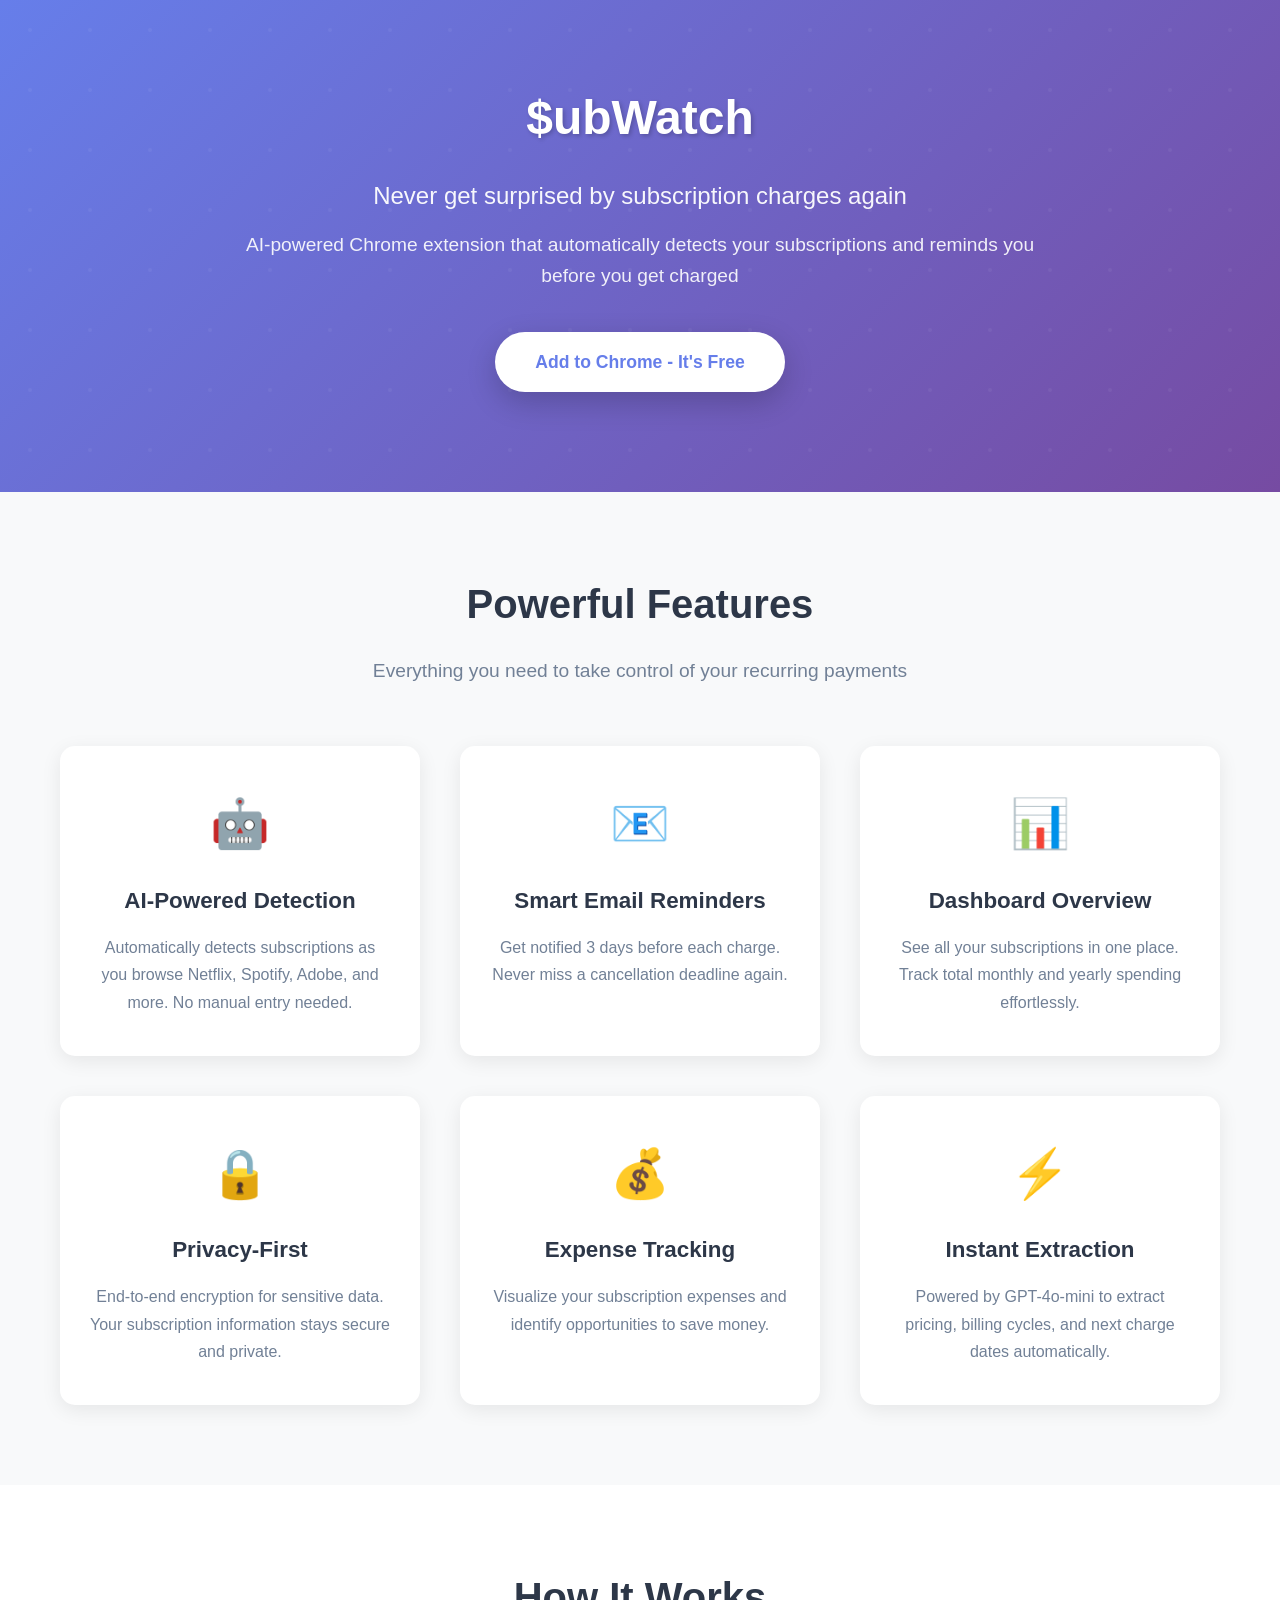
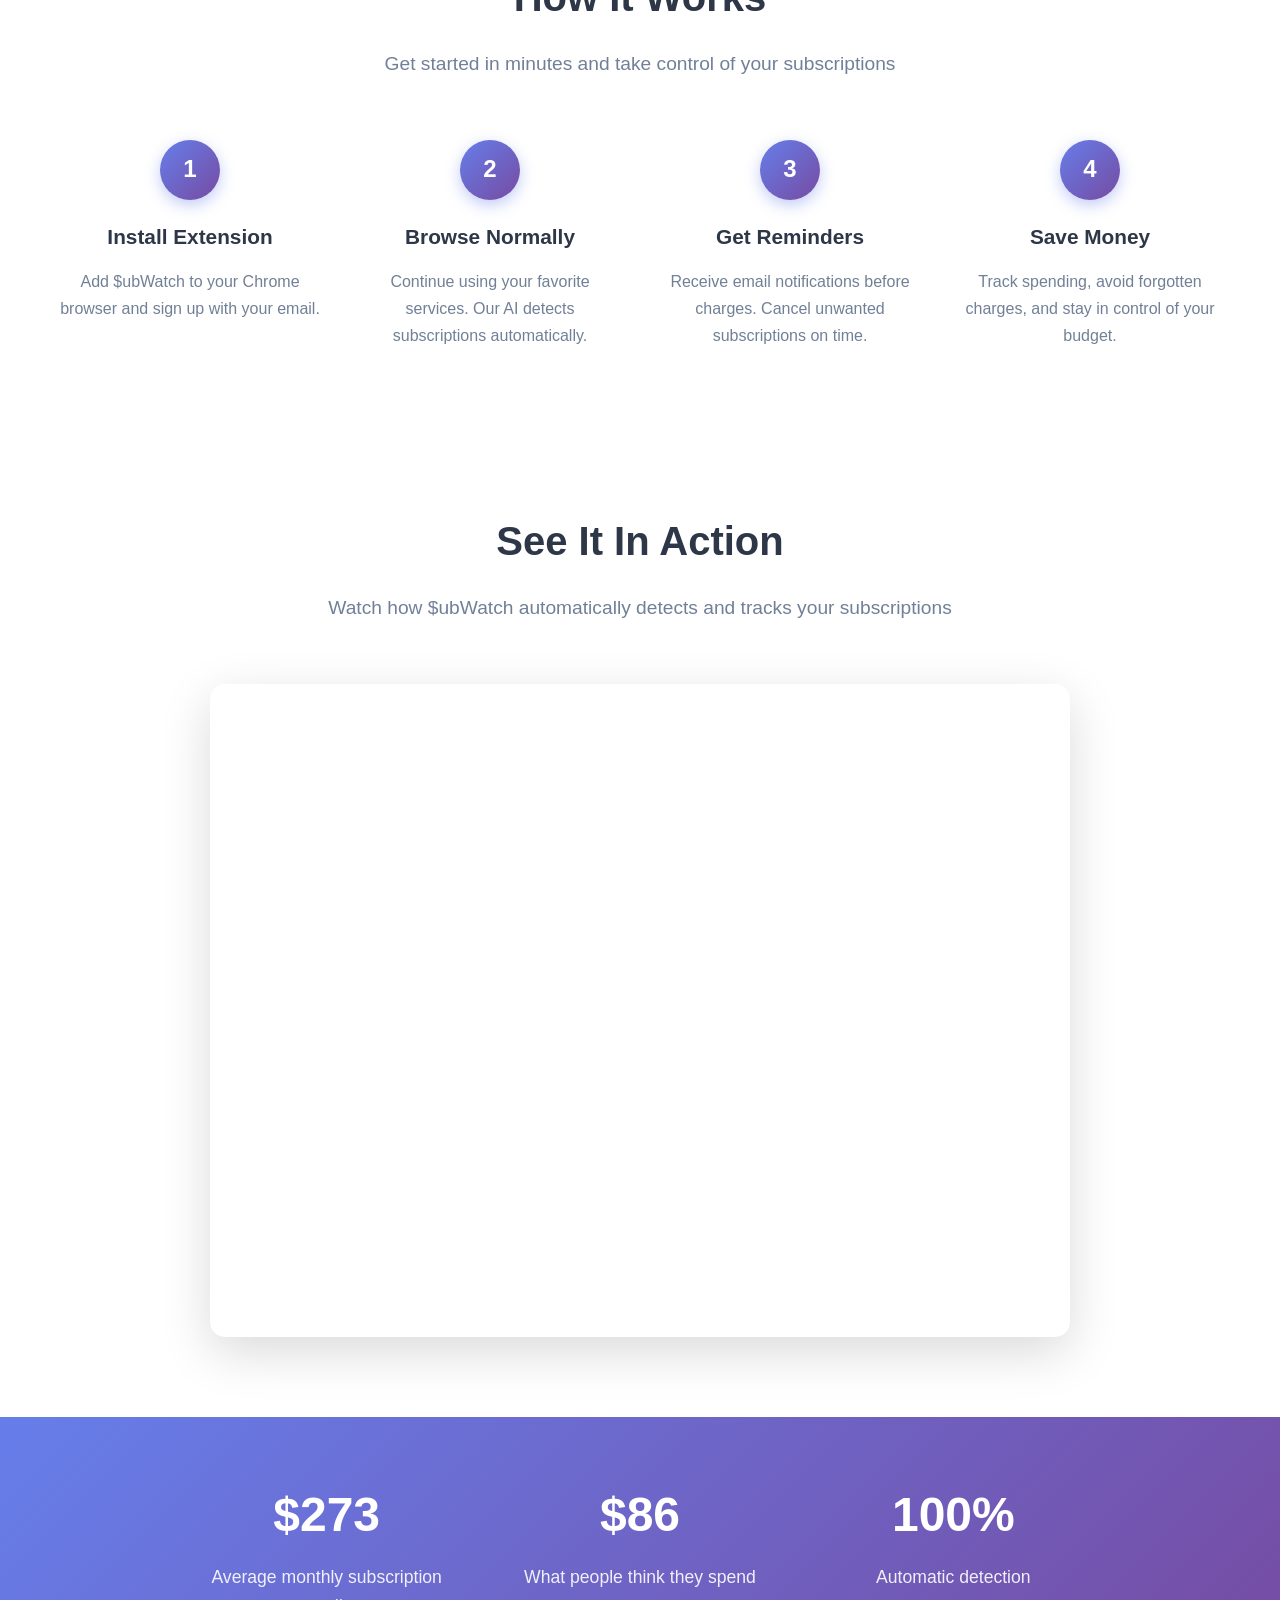
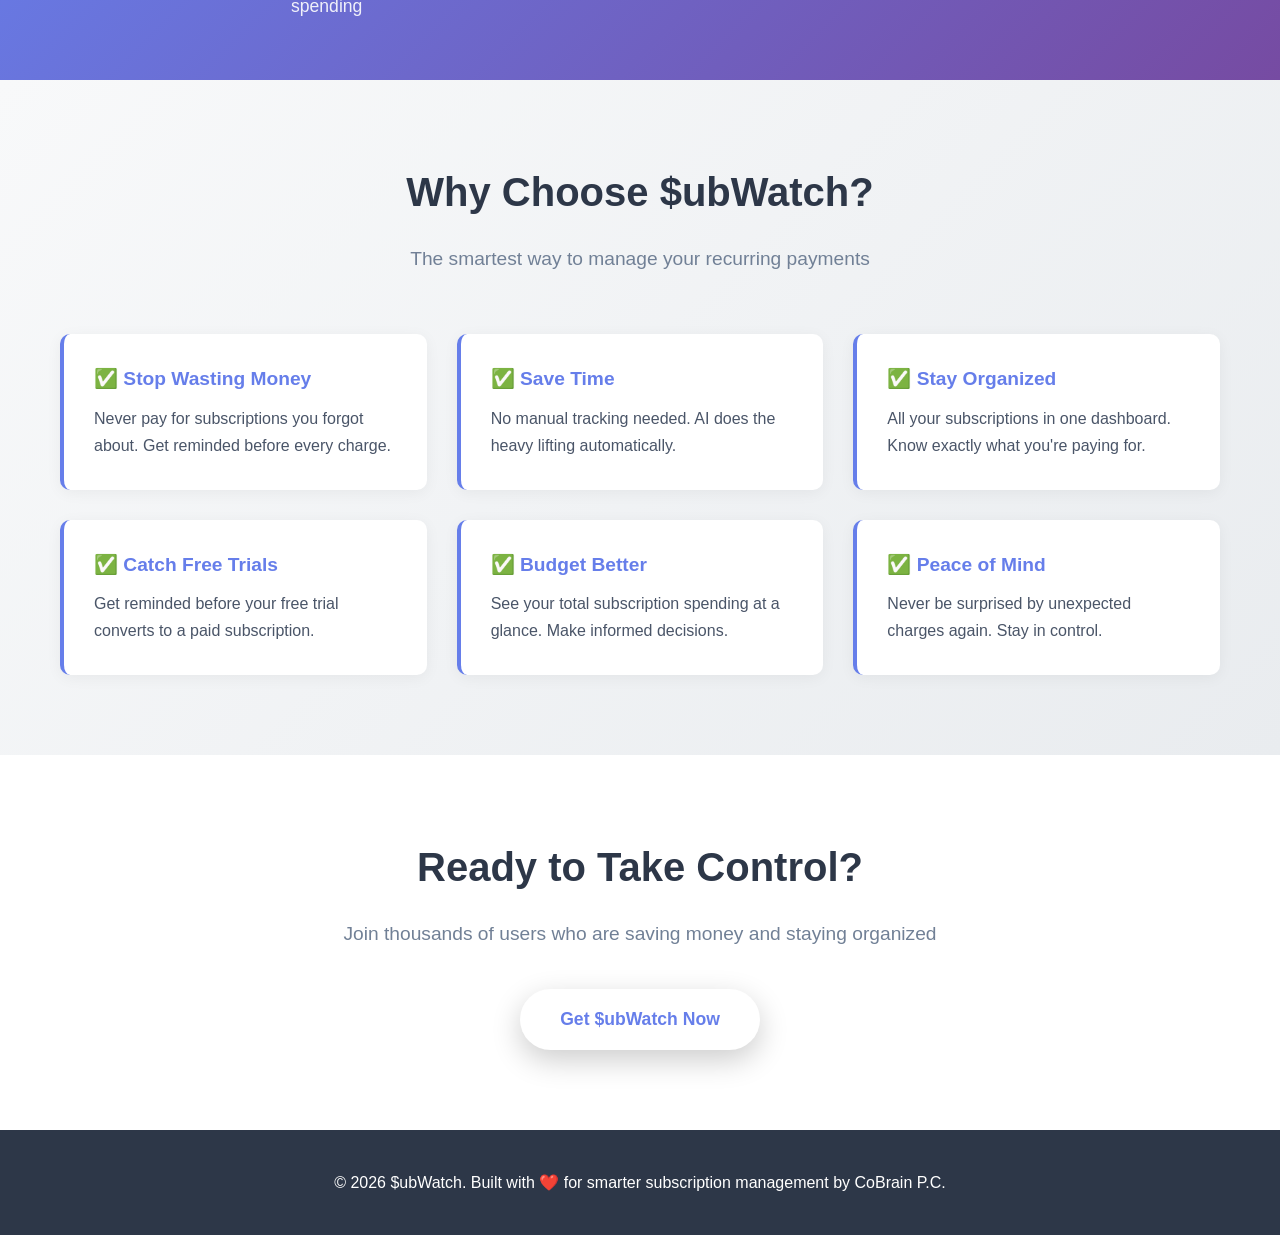
<file: subwatch/index.html>
<!DOCTYPE html>
<html lang="en">
<head>
    <meta charset="UTF-8">
    <meta name="viewport" content="width=device-width, initial-scale=1.0">
    <title>$ubWatch - AI-Powered Subscription Tracker</title>
    <link rel="canonical" href="https://cobrain.gr/subwatch/" />
    <meta name="description" content="Never get surprised by subscription charges again. AI-powered Chrome extension that automatically detects subscriptions and sends reminders before you get charged.">
    <style>
        * {
            margin: 0;
            padding: 0;
            box-sizing: border-box;
        }
        
        body {
            font-family: -apple-system, BlinkMacSystemFont, 'Segoe UI', Roboto, 'Helvetica Neue', Arial, sans-serif;
            line-height: 1.6;
            color: #333;
            overflow-x: hidden;
        }
        
        /* Hero Section */
        .hero {
            background: linear-gradient(135deg, #667eea 0%, #764ba2 100%);
            color: white;
            padding: 80px 20px 100px;
            text-align: center;
            position: relative;
            overflow: hidden;
        }
        
        .hero::before {
            content: '';
            position: absolute;
            top: 0;
            left: 0;
            right: 0;
            bottom: 0;
            background: url('data:image/svg+xml,<svg width="60" height="60" xmlns="http://www.w3.org/2000/svg"><circle cx="30" cy="30" r="2" fill="white" opacity="0.1"/></svg>');
            opacity: 0.5;
        }
        
        .hero-content {
            position: relative;
            z-index: 1;
            max-width: 800px;
            margin: 0 auto;
        }
        
        .hero h1 {
            font-size: 3rem;
            font-weight: 800;
            margin-bottom: 20px;
            text-shadow: 2px 2px 4px rgba(0,0,0,0.2);
        }
        
        .hero .tagline {
            font-size: 1.5rem;
            margin-bottom: 15px;
            opacity: 0.95;
        }
        
        .hero .description {
            font-size: 1.2rem;
            margin-bottom: 40px;
            opacity: 0.9;
        }
        
        .cta-button {
            display: inline-block;
            padding: 16px 40px;
            background: white;
            color: #667eea;
            font-size: 1.1rem;
            font-weight: 600;
            text-decoration: none;
            border-radius: 50px;
            box-shadow: 0 10px 30px rgba(0,0,0,0.2);
            transition: all 0.3s ease;
        }
        
        .cta-button:hover {
            transform: translateY(-3px);
            box-shadow: 0 15px 40px rgba(0,0,0,0.3);
        }
        
        /* Container */
        .container {
            max-width: 1200px;
            margin: 0 auto;
            padding: 0 20px;
        }
        
        /* Features Section */
        .features {
            padding: 80px 20px;
            background: #f8f9fa;
        }
        
        .section-title {
            text-align: center;
            font-size: 2.5rem;
            font-weight: 700;
            margin-bottom: 20px;
            color: #2d3748;
        }
        
        .section-subtitle {
            text-align: center;
            font-size: 1.2rem;
            color: #718096;
            margin-bottom: 60px;
            max-width: 700px;
            margin-left: auto;
            margin-right: auto;
        }
        
        .features-grid {
            display: grid;
            grid-template-columns: repeat(auto-fit, minmax(280px, 1fr));
            gap: 40px;
            margin-top: 60px;
        }
        
        .feature-card {
            background: white;
            padding: 40px 30px;
            border-radius: 15px;
            box-shadow: 0 5px 20px rgba(0,0,0,0.08);
            transition: all 0.3s ease;
            text-align: center;
        }
        
        .feature-card:hover {
            transform: translateY(-10px);
            box-shadow: 0 15px 40px rgba(0,0,0,0.15);
        }
        
        .feature-icon {
            font-size: 3rem;
            margin-bottom: 20px;
        }
        
        .feature-card h3 {
            font-size: 1.4rem;
            margin-bottom: 15px;
            color: #2d3748;
        }
        
        .feature-card p {
            color: #718096;
            line-height: 1.7;
        }
        
        /* How It Works Section */
        .how-it-works {
            padding: 80px 20px;
            background: white;
        }
        
        .steps {
            display: grid;
            grid-template-columns: repeat(auto-fit, minmax(250px, 1fr));
            gap: 40px;
            margin-top: 60px;
        }
        
        .step {
            text-align: center;
            position: relative;
        }
        
        .step-number {
            width: 60px;
            height: 60px;
            background: linear-gradient(135deg, #667eea 0%, #764ba2 100%);
            color: white;
            border-radius: 50%;
            display: flex;
            align-items: center;
            justify-content: center;
            font-size: 1.5rem;
            font-weight: 700;
            margin: 0 auto 20px;
            box-shadow: 0 5px 15px rgba(102, 126, 234, 0.4);
        }
        
        .step h3 {
            font-size: 1.3rem;
            margin-bottom: 15px;
            color: #2d3748;
        }
        
        .step p {
            color: #718096;
            line-height: 1.7;
        }
        
        /* Benefits Section */
        .benefits {
            padding: 80px 20px;
            background: linear-gradient(135deg, #f8f9fa 0%, #e9ecef 100%);
        }
        
        .benefits-grid {
            display: grid;
            grid-template-columns: repeat(auto-fit, minmax(300px, 1fr));
            gap: 30px;
            margin-top: 60px;
        }
        
        .benefit-item {
            background: white;
            padding: 30px;
            border-radius: 10px;
            border-left: 4px solid #667eea;
            box-shadow: 0 3px 15px rgba(0,0,0,0.05);
        }
        
        .benefit-item h4 {
            font-size: 1.2rem;
            margin-bottom: 10px;
            color: #667eea;
        }
        
        .benefit-item p {
            color: #4a5568;
            line-height: 1.7;
        }
        
        /* Video Demo Section */
        .video-demo {
            padding: 80px 20px;
            background: white;
        }

        .video-wrapper {
            position: relative;
            padding-bottom: 56.25%; /* 16:9 aspect ratio */
            height: 0;
            overflow: hidden;
            max-width: 860px;
            margin: 0 auto;
            border-radius: 15px;
            box-shadow: 0 15px 50px rgba(0,0,0,0.15);
        }

        .video-wrapper iframe {
            position: absolute;
            top: 0;
            left: 0;
            width: 100%;
            height: 100%;
            border-radius: 15px;
        }

        /* Stats Section */
        .stats {
            padding: 60px 20px;
            background: linear-gradient(135deg, #667eea 0%, #764ba2 100%);
            color: white;
            text-align: center;
        }
        
        .stats-grid {
            display: grid;
            grid-template-columns: repeat(auto-fit, minmax(200px, 1fr));
            gap: 40px;
            max-width: 900px;
            margin: 0 auto;
        }
        
        .stat-item h3 {
            font-size: 3rem;
            font-weight: 700;
            margin-bottom: 10px;
        }
        
        .stat-item p {
            font-size: 1.1rem;
            opacity: 0.9;
        }
        
        /* CTA Section */
        .cta-section {
            padding: 80px 20px;
            text-align: center;
            background: white;
        }
        
        .cta-section h2 {
            font-size: 2.5rem;
            margin-bottom: 20px;
            color: #2d3748;
        }
        
        .cta-section p {
            font-size: 1.2rem;
            color: #718096;
            margin-bottom: 40px;
        }
        
        /* Footer */
        footer {
            padding: 40px 20px;
            background: #2d3748;
            color: white;
            text-align: center;
        }
        
        footer a {
            color: #667eea;
            text-decoration: none;
        }
        
        footer a:hover {
            text-decoration: underline;
        }
        
        /* Responsive */
        @media (max-width: 768px) {
            .hero h1 {
                font-size: 2rem;
            }
            
            .hero .tagline {
                font-size: 1.2rem;
            }
            
            .hero .description {
                font-size: 1rem;
            }
            
            .section-title {
                font-size: 2rem;
            }
            
            .features-grid,
            .steps,
            .benefits-grid {
                grid-template-columns: 1fr;
            }
        }
    </style>
</head>
<body>
    <!-- Hero Section -->
    <section class="hero">
        <div class="hero-content">
            <h1>$ubWatch</h1>
            <p class="tagline">Never get surprised by subscription charges again</p>
            <p class="description">AI-powered Chrome extension that automatically detects your subscriptions and reminds you before you get charged</p>
            <a href="https://chromewebstore.google.com/detail/subwatch/noceonggmiejfjjnbafodgdoknknfnep" class="cta-button">Add to Chrome - It's Free</a>
        </div>
    </section>

    <!-- Features Section -->
    <section class="features">
        <div class="container">
            <h2 class="section-title">Powerful Features</h2>
            <p class="section-subtitle">Everything you need to take control of your recurring payments</p>
            
            <div class="features-grid">
                <div class="feature-card">
                    <div class="feature-icon">🤖</div>
                    <h3>AI-Powered Detection</h3>
                    <p>Automatically detects subscriptions as you browse Netflix, Spotify, Adobe, and more. No manual entry needed.</p>
                </div>
                
                <div class="feature-card">
                    <div class="feature-icon">📧</div>
                    <h3>Smart Email Reminders</h3>
                    <p>Get notified 3 days before each charge. Never miss a cancellation deadline again.</p>
                </div>
                
                <div class="feature-card">
                    <div class="feature-icon">📊</div>
                    <h3>Dashboard Overview</h3>
                    <p>See all your subscriptions in one place. Track total monthly and yearly spending effortlessly.</p>
                </div>
                
                <div class="feature-card">
                    <div class="feature-icon">🔒</div>
                    <h3>Privacy-First</h3>
                    <p>End-to-end encryption for sensitive data. Your subscription information stays secure and private.</p>
                </div>
                
                <div class="feature-card">
                    <div class="feature-icon">💰</div>
                    <h3>Expense Tracking</h3>
                    <p>Visualize your subscription expenses and identify opportunities to save money.</p>
                </div>
                
                <div class="feature-card">
                    <div class="feature-icon">⚡</div>
                    <h3>Instant Extraction</h3>
                    <p>Powered by GPT-4o-mini to extract pricing, billing cycles, and next charge dates automatically.</p>
                </div>
            </div>
        </div>
    </section>

    <!-- How It Works Section -->
    <section class="how-it-works">
        <div class="container">
            <h2 class="section-title">How It Works</h2>
            <p class="section-subtitle">Get started in minutes and take control of your subscriptions</p>
            
            <div class="steps">
                <div class="step">
                    <div class="step-number">1</div>
                    <h3>Install Extension</h3>
                    <p>Add $ubWatch to your Chrome browser and sign up with your email.</p>
                </div>
                
                <div class="step">
                    <div class="step-number">2</div>
                    <h3>Browse Normally</h3>
                    <p>Continue using your favorite services. Our AI detects subscriptions automatically.</p>
                </div>
                
                <div class="step">
                    <div class="step-number">3</div>
                    <h3>Get Reminders</h3>
                    <p>Receive email notifications before charges. Cancel unwanted subscriptions on time.</p>
                </div>
                
                <div class="step">
                    <div class="step-number">4</div>
                    <h3>Save Money</h3>
                    <p>Track spending, avoid forgotten charges, and stay in control of your budget.</p>
                </div>
            </div>
        </div>
    </section>

    <!-- Video Demo Section -->
    <section class="video-demo">
        <div class="container">
            <h2 class="section-title">See It In Action</h2>
            <p class="section-subtitle">Watch how $ubWatch automatically detects and tracks your subscriptions</p>
            <div class="video-wrapper">
                <iframe
                    src="https://www.youtube.com/embed/T3K72aHvW88"
                    title="$ubWatch - How It Works"
                    frameborder="0"
                    allow="accelerometer; autoplay; clipboard-write; encrypted-media; gyroscope; picture-in-picture; web-share"
                    allowfullscreen>
                </iframe>
            </div>
        </div>
    </section>

    <!-- Stats Section -->
    <section class="stats">
        <div class="container">
            <div class="stats-grid">
                <div class="stat-item">
                    <h3>$273</h3>
                    <p>Average monthly subscription spending</p>
                </div>
                <div class="stat-item">
                    <h3>$86</h3>
                    <p>What people think they spend</p>
                </div>
                <div class="stat-item">
                    <h3>100%</h3>
                    <p>Automatic detection</p>
                </div>
            </div>
        </div>
    </section>

    <!-- Benefits Section -->
    <section class="benefits">
        <div class="container">
            <h2 class="section-title">Why Choose $ubWatch?</h2>
            <p class="section-subtitle">The smartest way to manage your recurring payments</p>
            
            <div class="benefits-grid">
                <div class="benefit-item">
                    <h4>✅ Stop Wasting Money</h4>
                    <p>Never pay for subscriptions you forgot about. Get reminded before every charge.</p>
                </div>
                
                <div class="benefit-item">
                    <h4>✅ Save Time</h4>
                    <p>No manual tracking needed. AI does the heavy lifting automatically.</p>
                </div>
                
                <div class="benefit-item">
                    <h4>✅ Stay Organized</h4>
                    <p>All your subscriptions in one dashboard. Know exactly what you're paying for.</p>
                </div>
                
                <div class="benefit-item">
                    <h4>✅ Catch Free Trials</h4>
                    <p>Get reminded before your free trial converts to a paid subscription.</p>
                </div>
                
                <div class="benefit-item">
                    <h4>✅ Budget Better</h4>
                    <p>See your total subscription spending at a glance. Make informed decisions.</p>
                </div>
                
                <div class="benefit-item">
                    <h4>✅ Peace of Mind</h4>
                    <p>Never be surprised by unexpected charges again. Stay in control.</p>
                </div>
            </div>
        </div>
    </section>

    <!-- CTA Section -->
    <section class="cta-section">
        <div class="container">
            <h2>Ready to Take Control?</h2>
            <p>Join thousands of users who are saving money and staying organized</p>
            <a href="https://chromewebstore.google.com/detail/subwatch/noceonggmiejfjjnbafodgdoknknfnep" class="cta-button">Get $ubWatch Now</a>
        </div>
    </section>

    <!-- Footer -->
    <footer>
        <div class="container">
            <p>&copy; 2026 $ubWatch. Built with ❤️ for smarter subscription management by CoBrain P.C.</p>
        </div>
    </footer>

    <!-- UTM Analytics Tracking -->
    <script>
        // Track UTM impressions via a server-side Cloud Function.
        // Session deduplication: only fires once per browser tab (sessionStorage guard).
        (async function trackUTMImpression() {
            const params = new URLSearchParams(window.location.search);
            const utmSource = params.get('utm_source');
            if (!utmSource) return;

            // Don't count the same tab twice (e.g. user refreshes the page)
            const sessionKey = 'sw_utm_tracked_' + utmSource;
            if (sessionStorage.getItem(sessionKey)) return;
            sessionStorage.setItem(sessionKey, '1');

            const utmMedium   = params.get('utm_medium')   || '-';
            const utmCampaign = params.get('utm_campaign') || '-';

            const endpoint = 'https://europe-west1-subscriptions-64efb.cloudfunctions.net/track_utm';

            try {
                await fetch(
                    `${endpoint}?utm_source=${encodeURIComponent(utmSource)}` +
                    `&utm_medium=${encodeURIComponent(utmMedium)}` +
                    `&utm_campaign=${encodeURIComponent(utmCampaign)}`,
                    { method: 'GET', keepalive: true }
                );
            } catch (err) {
                // Non-critical – swallow silently so it never breaks the landing page
                console.warn('[SubWatch] UTM tracking error:', err.message);
            }
        })();
    </script>
</body>
</html>
</file>
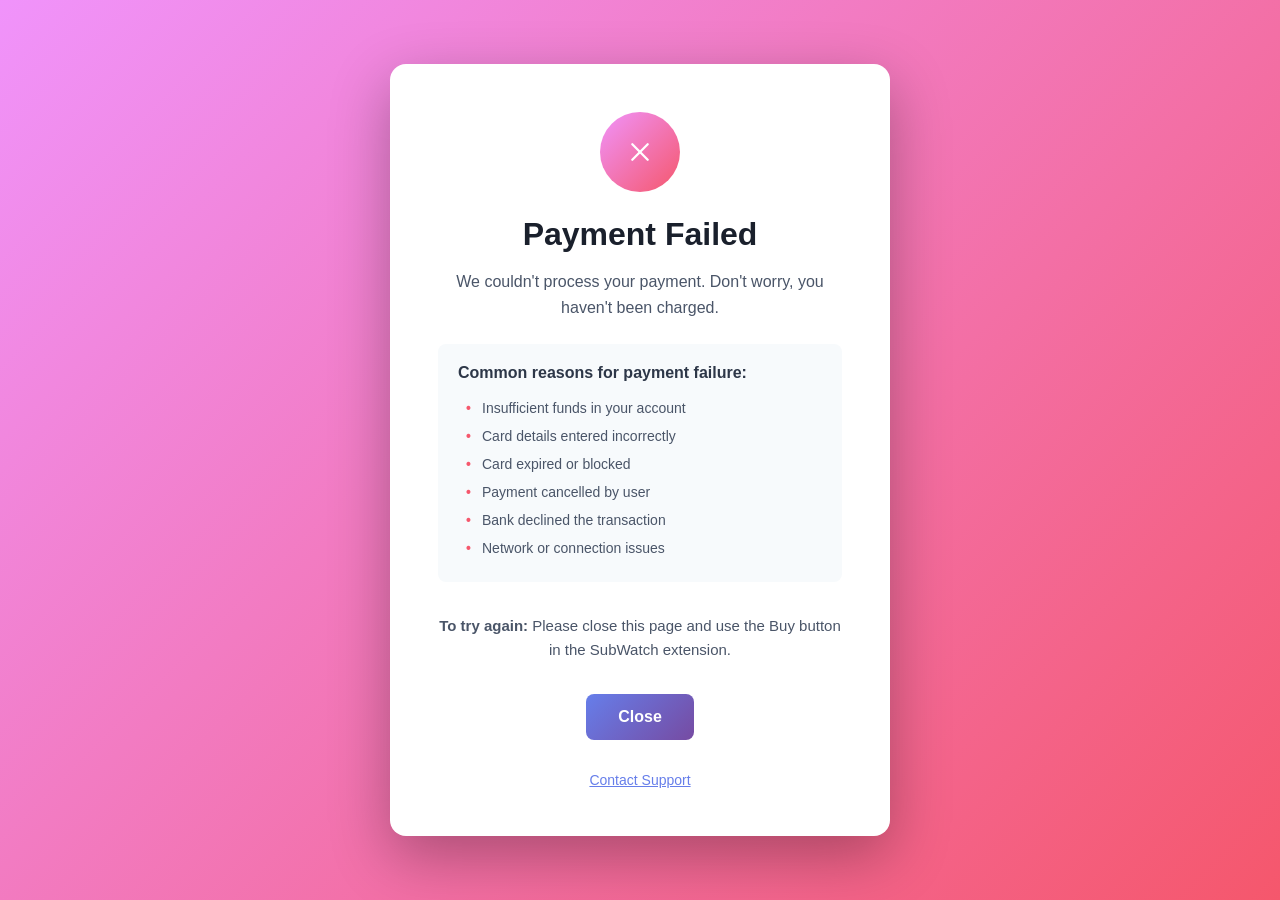
<file: subwatch/failure.html>
<!DOCTYPE html>
<html lang="en">
<head>
    <meta charset="UTF-8">
    <meta name="viewport" content="width=device-width, initial-scale=1.0">
    <title>Payment Failed - SubWatch</title>
    <meta name="robots" content="noindex, nofollow" />
    <style>
        * {
            margin: 0;
            padding: 0;
            box-sizing: border-box;
        }

        body {
            font-family: -apple-system, BlinkMacSystemFont, 'Segoe UI', Roboto, Oxygen, Ubuntu, Cantarell, sans-serif;
            background: linear-gradient(135deg, #f093fb 0%, #f5576c 100%);
            min-height: 100vh;
            display: flex;
            justify-content: center;
            align-items: center;
            padding: 20px;
        }

        .container {
            background: white;
            border-radius: 16px;
            box-shadow: 0 20px 60px rgba(0, 0, 0, 0.3);
            padding: 48px;
            text-align: center;
            max-width: 500px;
            width: 100%;
            animation: slideUp 0.5s ease-out;
        }

        @keyframes slideUp {
            from {
                opacity: 0;
                transform: translateY(30px);
            }
            to {
                opacity: 1;
                transform: translateY(0);
            }
        }

        .icon {
            width: 80px;
            height: 80px;
            background: linear-gradient(135deg, #f093fb 0%, #f5576c 100%);
            border-radius: 50%;
            display: flex;
            justify-content: center;
            align-items: center;
            margin: 0 auto 24px;
            animation: scaleIn 0.5s ease-out 0.2s both;
        }

        @keyframes scaleIn {
            from {
                transform: scale(0);
            }
            to {
                transform: scale(1);
            }
        }

        .cross {
            width: 40px;
            height: 40px;
            stroke: white;
            stroke-width: 3;
            stroke-linecap: round;
            fill: none;
            animation: drawCross 0.5s ease-out 0.5s both;
        }

        @keyframes drawCross {
            0% {
                stroke-dasharray: 0, 100;
            }
            100% {
                stroke-dasharray: 100, 100;
            }
        }

        h1 {
            color: #1a202c;
            font-size: 32px;
            font-weight: 700;
            margin-bottom: 16px;
        }

        p {
            color: #4a5568;
            font-size: 16px;
            line-height: 1.6;
            margin-bottom: 24px;
        }

        .error-details {
            background: #fff5f5;
            border: 1px solid #feb2b2;
            border-radius: 8px;
            padding: 20px;
            margin-bottom: 32px;
            text-align: left;
        }

        .error-title {
            color: #c53030;
            font-weight: 600;
            font-size: 14px;
            margin-bottom: 8px;
        }

        .error-message {
            color: #742a2a;
            font-size: 14px;
            line-height: 1.5;
        }

        .reasons {
            background: #f7fafc;
            border-radius: 8px;
            padding: 20px;
            margin-bottom: 32px;
            text-align: left;
        }

        .reasons h3 {
            color: #2d3748;
            font-size: 16px;
            margin-bottom: 12px;
        }

        .reasons ul {
            list-style: none;
            padding: 0;
        }

        .reasons li {
            color: #4a5568;
            font-size: 14px;
            padding: 6px 0;
            padding-left: 24px;
            position: relative;
        }

        .reasons li:before {
            content: "•";
            color: #f5576c;
            font-weight: bold;
            position: absolute;
            left: 8px;
        }

        .button {
            display: inline-block;
            background: linear-gradient(135deg, #667eea 0%, #764ba2 100%);
            color: white;
            padding: 14px 32px;
            border-radius: 8px;
            text-decoration: none;
            font-weight: 600;
            font-size: 16px;
            transition: transform 0.2s, box-shadow 0.2s;
            margin: 8px;
        }

        .button:hover {
            transform: translateY(-2px);
            box-shadow: 0 8px 16px rgba(102, 126, 234, 0.4);
        }

        .button-secondary {
            background: white;
            color: #667eea;
            border: 2px solid #667eea;
        }

        .button-secondary:hover {
            background: #f7fafc;
            box-shadow: 0 8px 16px rgba(102, 126, 234, 0.2);
        }

        .support-link {
            color: #667eea;
            font-size: 14px;
            margin-top: 24px;
            display: block;
        }

        .support-link:hover {
            text-decoration: underline;
        }

        @media (max-width: 600px) {
            .container {
                padding: 32px 24px;
            }

            h1 {
                font-size: 24px;
            }

            p {
                font-size: 14px;
            }

            .button {
                display: block;
                margin: 8px 0;
            }
        }
    </style>
</head>
<body>
    <div class="container">
        <div class="icon">
            <svg class="cross" viewBox="0 0 52 52">
                <line x1="16" y1="16" x2="36" y2="36" />
                <line x1="36" y1="16" x2="16" y2="36" />
            </svg>
        </div>
        
        <h1>Payment Failed</h1>
        <p>We couldn't process your payment. Don't worry, you haven't been charged.</p>
        
        <div class="error-details" id="errorDetails" style="display: none;">
            <div class="error-title">Error Details:</div>
            <div class="error-message" id="errorMessage"></div>
        </div>

        <div class="reasons">
            <h3>Common reasons for payment failure:</h3>
            <ul>
                <li>Insufficient funds in your account</li>
                <li>Card details entered incorrectly</li>
                <li>Card expired or blocked</li>
                <li>Payment cancelled by user</li>
                <li>Bank declined the transaction</li>
                <li>Network or connection issues</li>
            </ul>
        </div>

        <p style="margin-bottom: 24px; color: #4a5568; font-size: 15px;">
            <strong>To try again:</strong> Please close this page and use the Buy button in the SubWatch extension.
        </p>

        <a href="javascript:window.close();" class="button">Close</a>

        <a href="mailto:support@subwatch.app" class="support-link">Contact Support</a>
    </div>

    <script>
        // Parse URL parameters
        const urlParams = new URLSearchParams(window.location.search);
        const errorCode = urlParams.get('error') || urlParams.get('ErrorCode');
        const errorText = urlParams.get('errorText') || urlParams.get('ErrorText');
        const statusId = urlParams.get('StatusId');
        const orderCode = urlParams.get('OrderCode');
        const transactionId = urlParams.get('t') || urlParams.get('TransactionId');

        // Display error details if available
        if (errorCode || errorText || statusId) {
            const errorDetails = document.getElementById('errorDetails');
            const errorMessage = document.getElementById('errorMessage');
            
            errorDetails.style.display = 'block';
            
            let message = '';
            if (errorText) {
                message = decodeURIComponent(errorText);
            } else if (errorCode) {
                message = `Error Code: ${errorCode}`;
            } else if (statusId) {
                message = `Transaction Status: ${statusId}`;
            }
            
            if (orderCode) {
                message += ` (Order: ${orderCode})`;
            }
            
            errorMessage.textContent = message;
        }

        // Store failure flag for extension to check
        try {
            localStorage.setItem('subwatch_payment_failed', 'true');
            localStorage.setItem('subwatch_payment_timestamp', Date.now().toString());
            if (errorCode) {
                localStorage.setItem('subwatch_error_code', errorCode);
            }
            if (errorText) {
                localStorage.setItem('subwatch_error_text', errorText);
            }
        } catch (e) {
            console.log('Could not store payment failure flag:', e);
        }

        // Post message to extension if opened in popup
        if (window.opener) {
            window.opener.postMessage({
                type: 'PAYMENT_FAILED',
                errorCode: errorCode,
                errorText: errorText,
                statusId: statusId,
                orderCode: orderCode,
                transactionId: transactionId,
                timestamp: Date.now()
            }, '*');
        }
    </script>
</body>
</html>
</file>
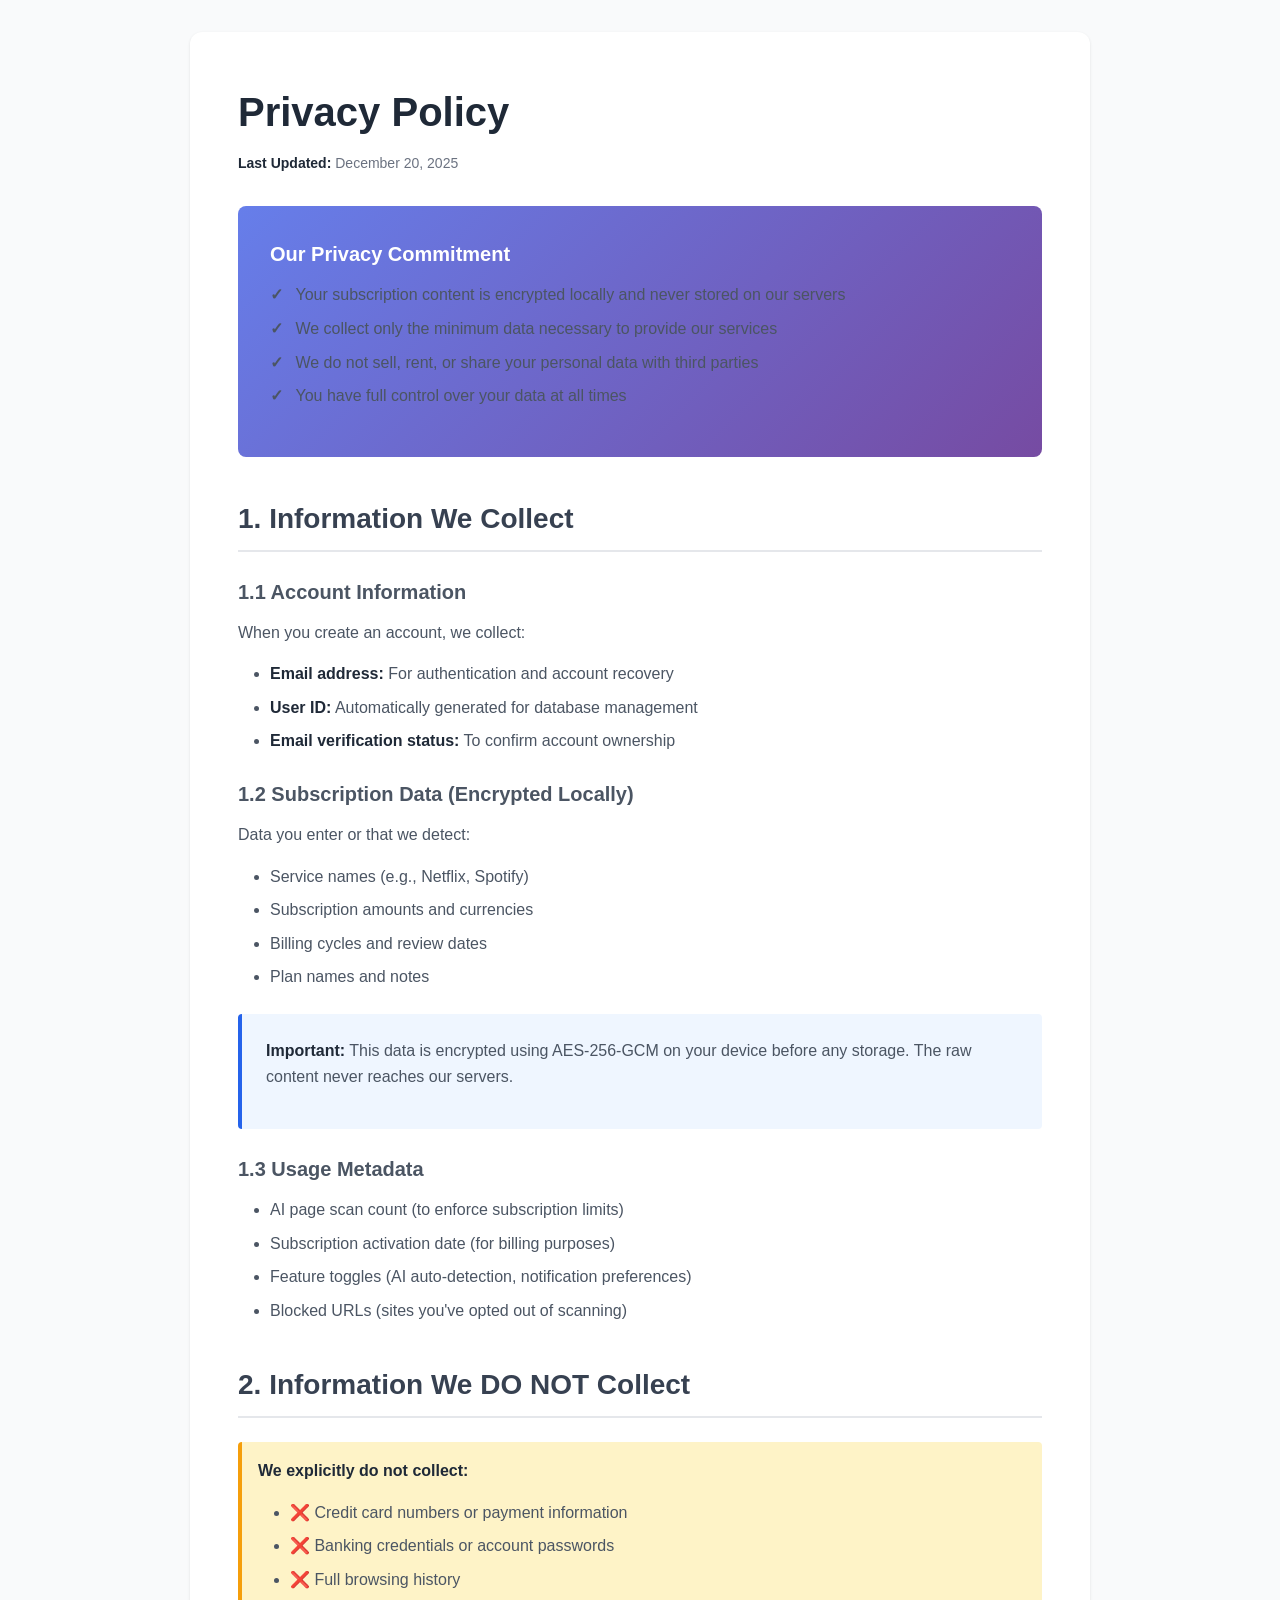
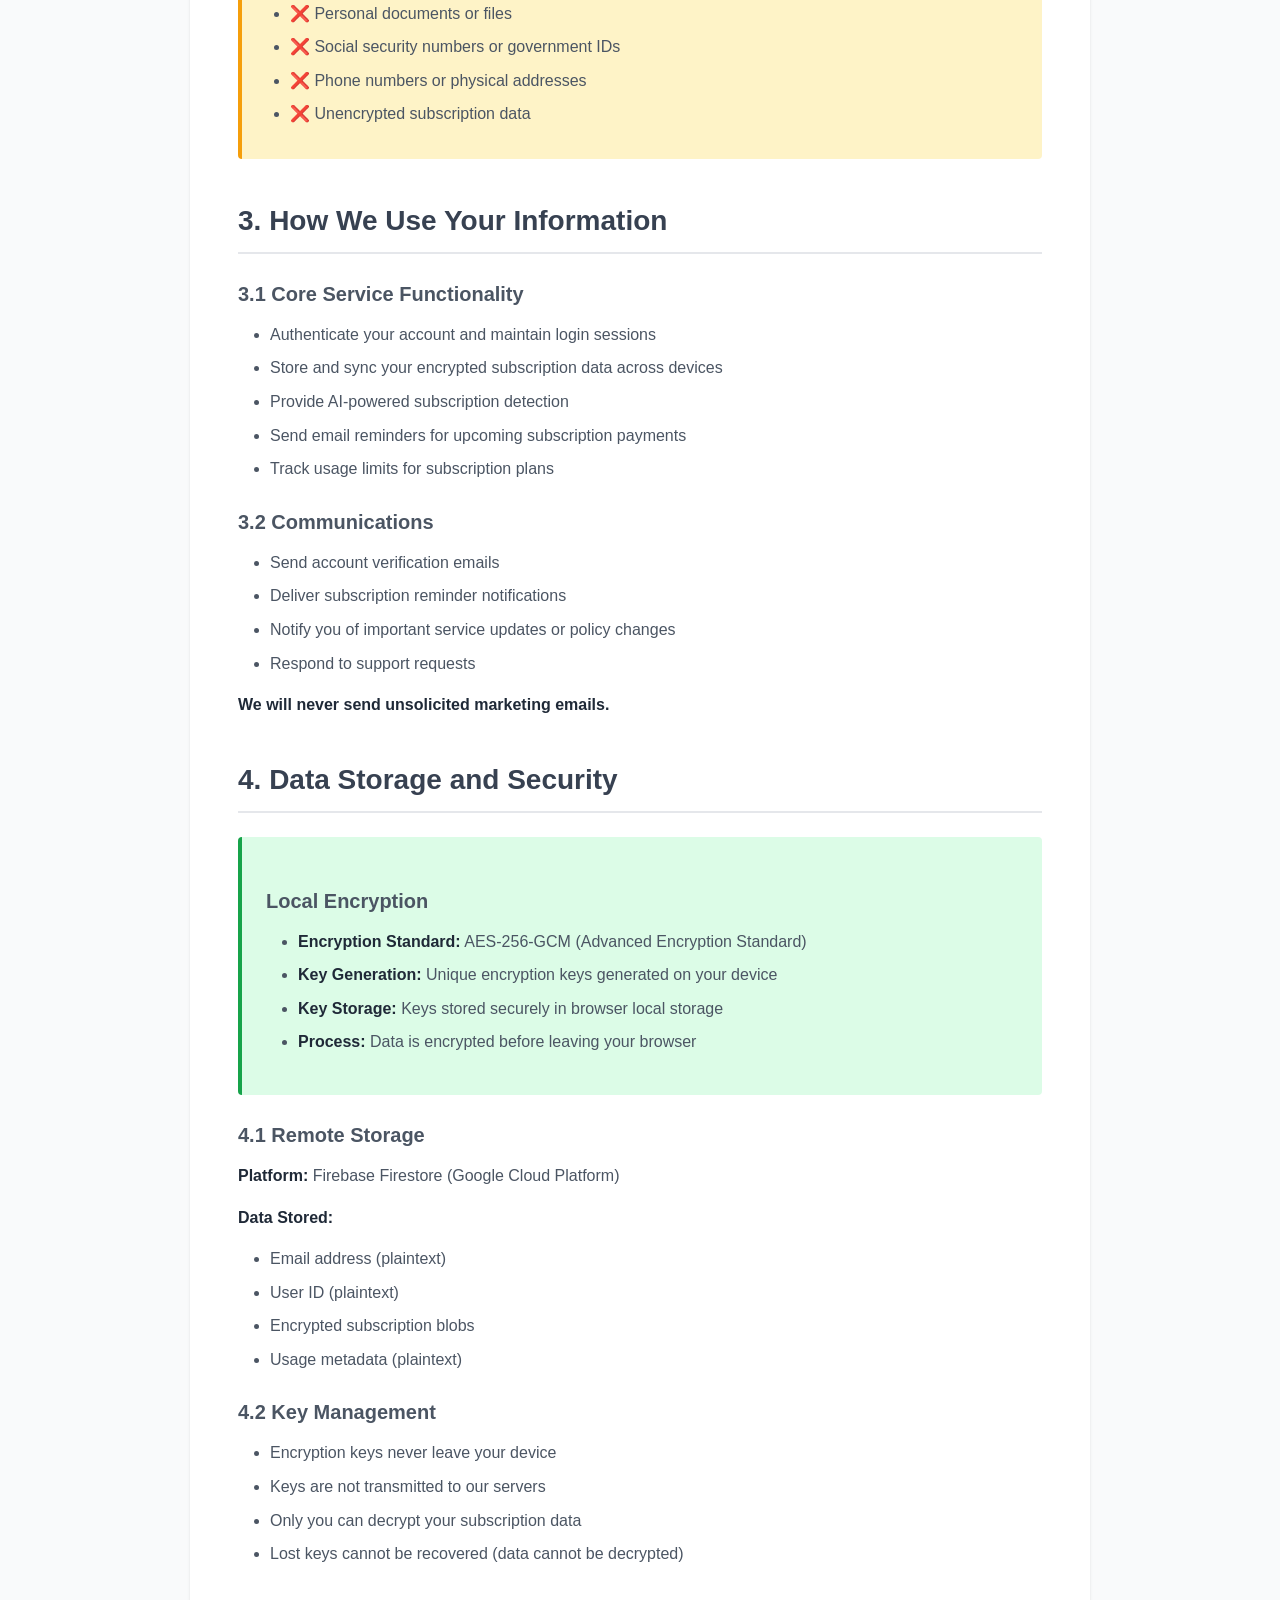
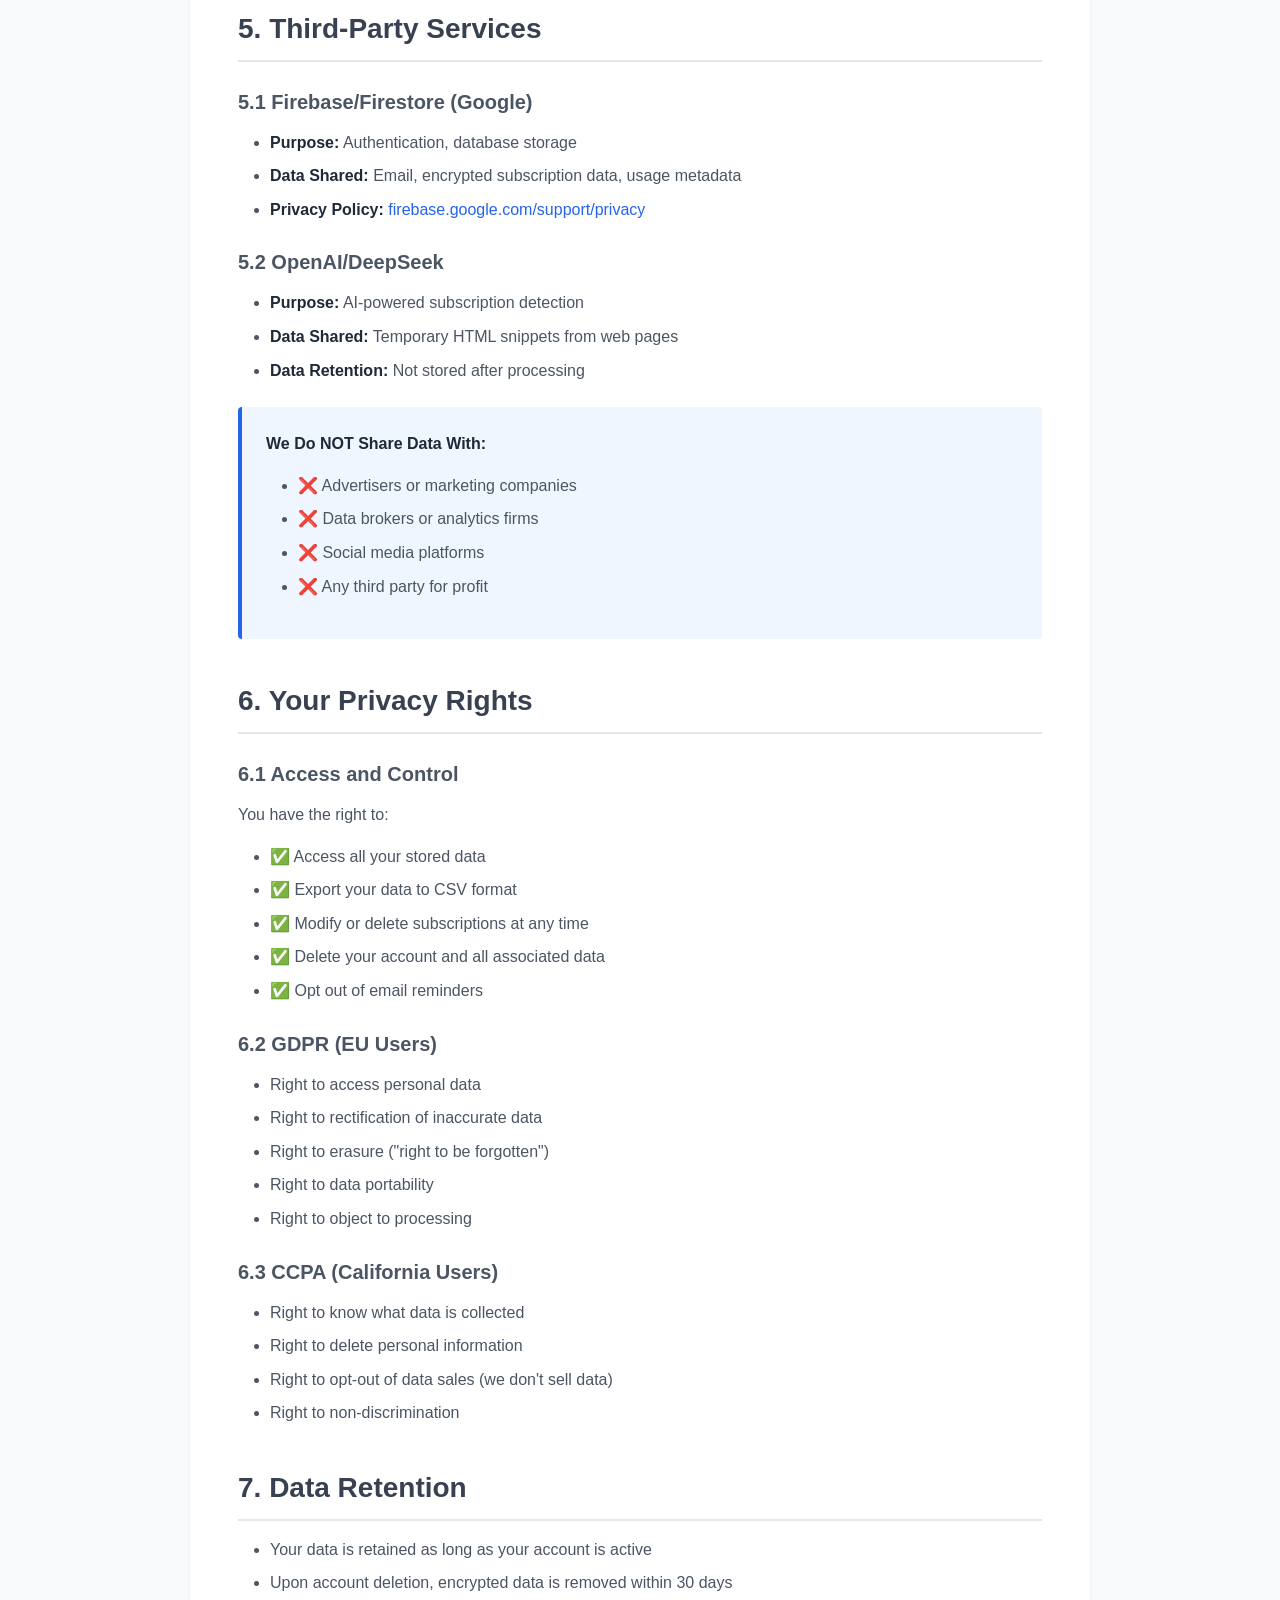
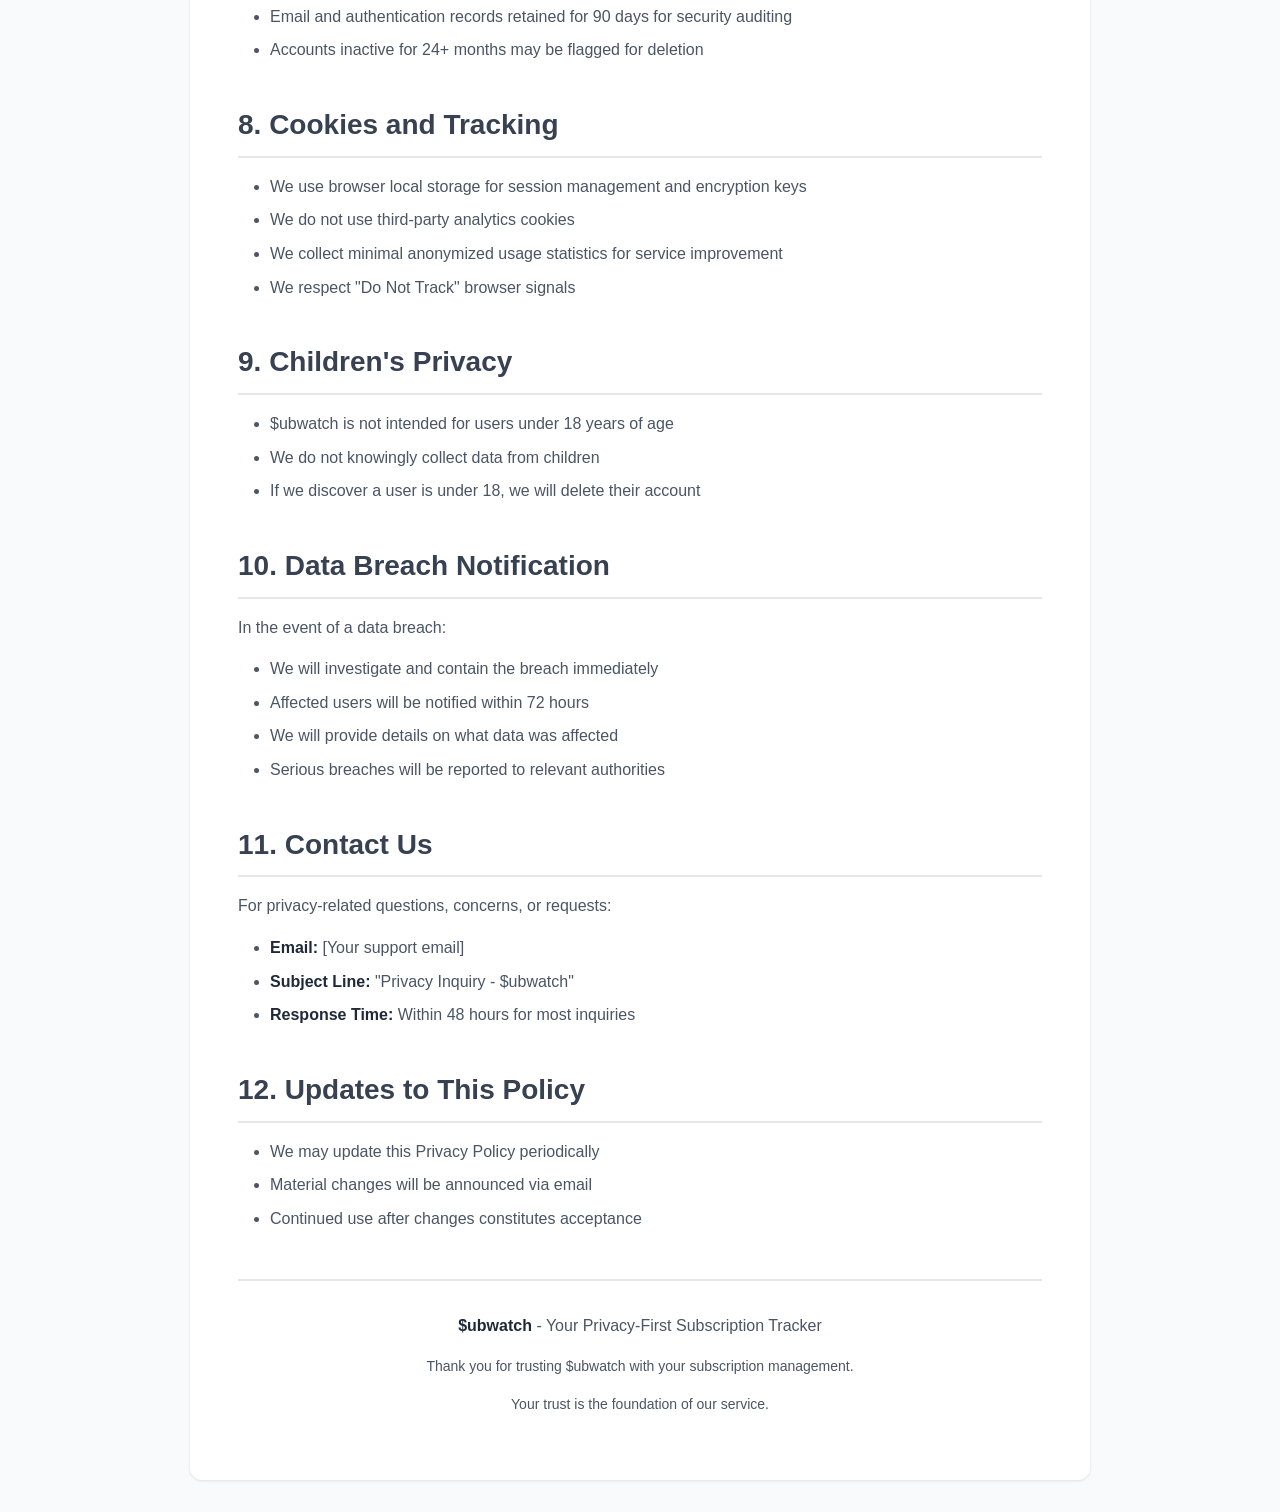
<file: subwatch/privacy.html>
<!doctype html>
<html lang="en">
    <head>
        <meta charset="UTF-8" />
        <meta name="viewport" content="width=device-width, initial-scale=1.0" />
        <title>Privacy Policy - $ubwatch</title>
        <link rel="canonical" href="https://cobrain.gr/subwatch/privacy.html" />
        <style>
            * {
                margin: 0;
                padding: 0;
                box-sizing: border-box;
            }

            body {
                font-family:
                    -apple-system, BlinkMacSystemFont, 'Segoe UI', Roboto, Oxygen, Ubuntu,
                    Cantarell, sans-serif;
                line-height: 1.6;
                color: #333;
                background: #f9fafb;
                padding: 2rem;
            }

            .container {
                max-width: 900px;
                margin: 0 auto;
                background: white;
                padding: 3rem;
                border-radius: 12px;
                box-shadow: 0 1px 3px rgba(0, 0, 0, 0.1);
            }

            h1 {
                color: #1f2937;
                font-size: 2.5rem;
                margin-bottom: 0.5rem;
            }

            .last-updated {
                color: #6b7280;
                font-size: 0.875rem;
                margin-bottom: 2rem;
            }

            h2 {
                color: #374151;
                font-size: 1.75rem;
                margin-top: 2.5rem;
                margin-bottom: 1rem;
                padding-bottom: 0.5rem;
                border-bottom: 2px solid #e5e7eb;
            }

            h3 {
                color: #4b5563;
                font-size: 1.25rem;
                margin-top: 1.5rem;
                margin-bottom: 0.75rem;
            }

            p,
            li {
                color: #4b5563;
                margin-bottom: 1rem;
            }

            ul {
                margin-left: 2rem;
                margin-bottom: 1rem;
            }

            li {
                margin-bottom: 0.5rem;
            }

            strong {
                color: #1f2937;
                font-weight: 600;
            }

            a {
                color: #2563eb;
                text-decoration: none;
            }

            a:hover {
                text-decoration: underline;
            }

            .back-button {
                display: inline-block;
                padding: 0.75rem 1.5rem;
                background: #2563eb;
                color: white;
                border-radius: 8px;
                text-decoration: none;
                margin-bottom: 2rem;
                font-weight: 500;
                transition: background 0.2s;
            }

            .back-button:hover {
                background: #1d4ed8;
                text-decoration: none;
            }

            .highlight-box {
                background: #dcfce7;
                border-left: 4px solid #16a34a;
                padding: 1.5rem;
                margin: 1.5rem 0;
                border-radius: 4px;
            }

            .info-box {
                background: #eff6ff;
                border-left: 4px solid #2563eb;
                padding: 1.5rem;
                margin: 1.5rem 0;
                border-radius: 4px;
            }

            .warning-box {
                background: #fef3c7;
                border-left: 4px solid #f59e0b;
                padding: 1rem;
                margin: 1.5rem 0;
                border-radius: 4px;
            }

            .privacy-principles {
                background: linear-gradient(135deg, #667eea 0%, #764ba2 100%);
                color: white;
                padding: 2rem;
                border-radius: 8px;
                margin: 2rem 0;
            }

            .privacy-principles h3 {
                color: white;
                margin-top: 0;
            }

            .privacy-principles ul {
                list-style: none;
                margin-left: 0;
            }

            .privacy-principles li::before {
                content: '✓ ';
                font-weight: bold;
                margin-right: 0.5rem;
            }

            .not-collected {
                color: #dc2626;
            }

            .collected {
                color: #16a34a;
            }
        </style>
    </head>
    <body>
        <div class="container">
            <h1>Privacy Policy</h1>
            <p class="last-updated"><strong>Last Updated:</strong> December 20, 2025</p>

            <div class="privacy-principles">
                <h3>Our Privacy Commitment</h3>
                <ul>
                    <li>
                        Your subscription content is encrypted locally and never stored on our
                        servers
                    </li>
                    <li>We collect only the minimum data necessary to provide our services</li>
                    <li>We do not sell, rent, or share your personal data with third parties</li>
                    <li>You have full control over your data at all times</li>
                </ul>
            </div>

            <h2>1. Information We Collect</h2>

            <h3>1.1 Account Information</h3>
            <p>When you create an account, we collect:</p>
            <ul class="collected">
                <li><strong>Email address:</strong> For authentication and account recovery</li>
                <li><strong>User ID:</strong> Automatically generated for database management</li>
                <li><strong>Email verification status:</strong> To confirm account ownership</li>
            </ul>

            <h3>1.2 Subscription Data (Encrypted Locally)</h3>
            <p>Data you enter or that we detect:</p>
            <ul class="collected">
                <li>Service names (e.g., Netflix, Spotify)</li>
                <li>Subscription amounts and currencies</li>
                <li>Billing cycles and review dates</li>
                <li>Plan names and notes</li>
            </ul>
            <div class="info-box">
                <p>
                    <strong>Important:</strong> This data is encrypted using AES-256-GCM on your
                    device before any storage. The raw content never reaches our servers.
                </p>
            </div>

            <h3>1.3 Usage Metadata</h3>
            <ul class="collected">
                <li>AI page scan count (to enforce subscription limits)</li>
                <li>Subscription activation date (for billing purposes)</li>
                <li>Feature toggles (AI auto-detection, notification preferences)</li>
                <li>Blocked URLs (sites you've opted out of scanning)</li>
            </ul>

            <h2>2. Information We DO NOT Collect</h2>

            <div class="warning-box">
                <p><strong>We explicitly do not collect:</strong></p>
                <ul class="not-collected">
                    <li>❌ Credit card numbers or payment information</li>
                    <li>❌ Banking credentials or account passwords</li>
                    <li>❌ Full browsing history</li>
                    <li>❌ Personal documents or files</li>
                    <li>❌ Social security numbers or government IDs</li>
                    <li>❌ Phone numbers or physical addresses</li>
                    <li>❌ Unencrypted subscription data</li>
                </ul>
            </div>

            <h2>3. How We Use Your Information</h2>

            <h3>3.1 Core Service Functionality</h3>
            <ul>
                <li>Authenticate your account and maintain login sessions</li>
                <li>Store and sync your encrypted subscription data across devices</li>
                <li>Provide AI-powered subscription detection</li>
                <li>Send email reminders for upcoming subscription payments</li>
                <li>Track usage limits for subscription plans</li>
            </ul>

            <h3>3.2 Communications</h3>
            <ul>
                <li>Send account verification emails</li>
                <li>Deliver subscription reminder notifications</li>
                <li>Notify you of important service updates or policy changes</li>
                <li>Respond to support requests</li>
            </ul>
            <p><strong>We will never send unsolicited marketing emails.</strong></p>

            <h2>4. Data Storage and Security</h2>

            <div class="highlight-box">
                <h3>Local Encryption</h3>
                <ul>
                    <li>
                        <strong>Encryption Standard:</strong> AES-256-GCM (Advanced Encryption
                        Standard)
                    </li>
                    <li>
                        <strong>Key Generation:</strong> Unique encryption keys generated on your
                        device
                    </li>
                    <li>
                        <strong>Key Storage:</strong> Keys stored securely in browser local storage
                    </li>
                    <li><strong>Process:</strong> Data is encrypted before leaving your browser</li>
                </ul>
            </div>

            <h3>4.1 Remote Storage</h3>
            <p><strong>Platform:</strong> Firebase Firestore (Google Cloud Platform)</p>
            <p><strong>Data Stored:</strong></p>
            <ul>
                <li>Email address (plaintext)</li>
                <li>User ID (plaintext)</li>
                <li>Encrypted subscription blobs</li>
                <li>Usage metadata (plaintext)</li>
            </ul>

            <h3>4.2 Key Management</h3>
            <ul>
                <li>Encryption keys never leave your device</li>
                <li>Keys are not transmitted to our servers</li>
                <li>Only you can decrypt your subscription data</li>
                <li>Lost keys cannot be recovered (data cannot be decrypted)</li>
            </ul>

            <h2>5. Third-Party Services</h2>

            <h3>5.1 Firebase/Firestore (Google)</h3>
            <ul>
                <li><strong>Purpose:</strong> Authentication, database storage</li>
                <li>
                    <strong>Data Shared:</strong> Email, encrypted subscription data, usage metadata
                </li>
                <li>
                    <strong>Privacy Policy:</strong>
                    <a href="https://firebase.google.com/support/privacy" target="_blank"
                        >firebase.google.com/support/privacy</a
                    >
                </li>
            </ul>

            <h3>5.2 OpenAI/DeepSeek</h3>
            <ul>
                <li><strong>Purpose:</strong> AI-powered subscription detection</li>
                <li><strong>Data Shared:</strong> Temporary HTML snippets from web pages</li>
                <li><strong>Data Retention:</strong> Not stored after processing</li>
            </ul>

            <div class="info-box">
                <p><strong>We Do NOT Share Data With:</strong></p>
                <ul>
                    <li>❌ Advertisers or marketing companies</li>
                    <li>❌ Data brokers or analytics firms</li>
                    <li>❌ Social media platforms</li>
                    <li>❌ Any third party for profit</li>
                </ul>
            </div>

            <h2>6. Your Privacy Rights</h2>

            <h3>6.1 Access and Control</h3>
            <p>You have the right to:</p>
            <ul>
                <li>✅ Access all your stored data</li>
                <li>✅ Export your data to CSV format</li>
                <li>✅ Modify or delete subscriptions at any time</li>
                <li>✅ Delete your account and all associated data</li>
                <li>✅ Opt out of email reminders</li>
            </ul>

            <h3>6.2 GDPR (EU Users)</h3>
            <ul>
                <li>Right to access personal data</li>
                <li>Right to rectification of inaccurate data</li>
                <li>Right to erasure ("right to be forgotten")</li>
                <li>Right to data portability</li>
                <li>Right to object to processing</li>
            </ul>

            <h3>6.3 CCPA (California Users)</h3>
            <ul>
                <li>Right to know what data is collected</li>
                <li>Right to delete personal information</li>
                <li>Right to opt-out of data sales (we don't sell data)</li>
                <li>Right to non-discrimination</li>
            </ul>

            <h2>7. Data Retention</h2>
            <ul>
                <li>Your data is retained as long as your account is active</li>
                <li>Upon account deletion, encrypted data is removed within 30 days</li>
                <li>Email and authentication records retained for 90 days for security auditing</li>
                <li>Accounts inactive for 24+ months may be flagged for deletion</li>
            </ul>

            <h2>8. Cookies and Tracking</h2>
            <ul>
                <li>We use browser local storage for session management and encryption keys</li>
                <li>We do not use third-party analytics cookies</li>
                <li>We collect minimal anonymized usage statistics for service improvement</li>
                <li>We respect "Do Not Track" browser signals</li>
            </ul>

            <h2>9. Children's Privacy</h2>
            <ul>
                <li>$ubwatch is not intended for users under 18 years of age</li>
                <li>We do not knowingly collect data from children</li>
                <li>If we discover a user is under 18, we will delete their account</li>
            </ul>

            <h2>10. Data Breach Notification</h2>
            <p>In the event of a data breach:</p>
            <ul>
                <li>We will investigate and contain the breach immediately</li>
                <li>Affected users will be notified within 72 hours</li>
                <li>We will provide details on what data was affected</li>
                <li>Serious breaches will be reported to relevant authorities</li>
            </ul>

            <h2>11. Contact Us</h2>
            <p>For privacy-related questions, concerns, or requests:</p>
            <ul>
                <li><strong>Email:</strong> [Your support email]</li>
                <li><strong>Subject Line:</strong> "Privacy Inquiry - $ubwatch"</li>
                <li><strong>Response Time:</strong> Within 48 hours for most inquiries</li>
            </ul>

            <h2>12. Updates to This Policy</h2>
            <ul>
                <li>We may update this Privacy Policy periodically</li>
                <li>Material changes will be announced via email</li>
                <li>Continued use after changes constitutes acceptance</li>
            </ul>

            <div
                style="
                    margin-top: 3rem;
                    padding-top: 2rem;
                    border-top: 2px solid #e5e7eb;
                    text-align: center;
                    color: #6b7280;
                "
            >
                <p><strong>$ubwatch</strong> - Your Privacy-First Subscription Tracker</p>
                <p style="margin-top: 1rem; font-size: 0.875rem">
                    Thank you for trusting $ubwatch with your subscription management.
                </p>
                <p style="margin-top: 0.5rem; font-size: 0.875rem">
                    Your trust is the foundation of our service.
                </p>
            </div>
        </div>
    </body>
</html>
</file>
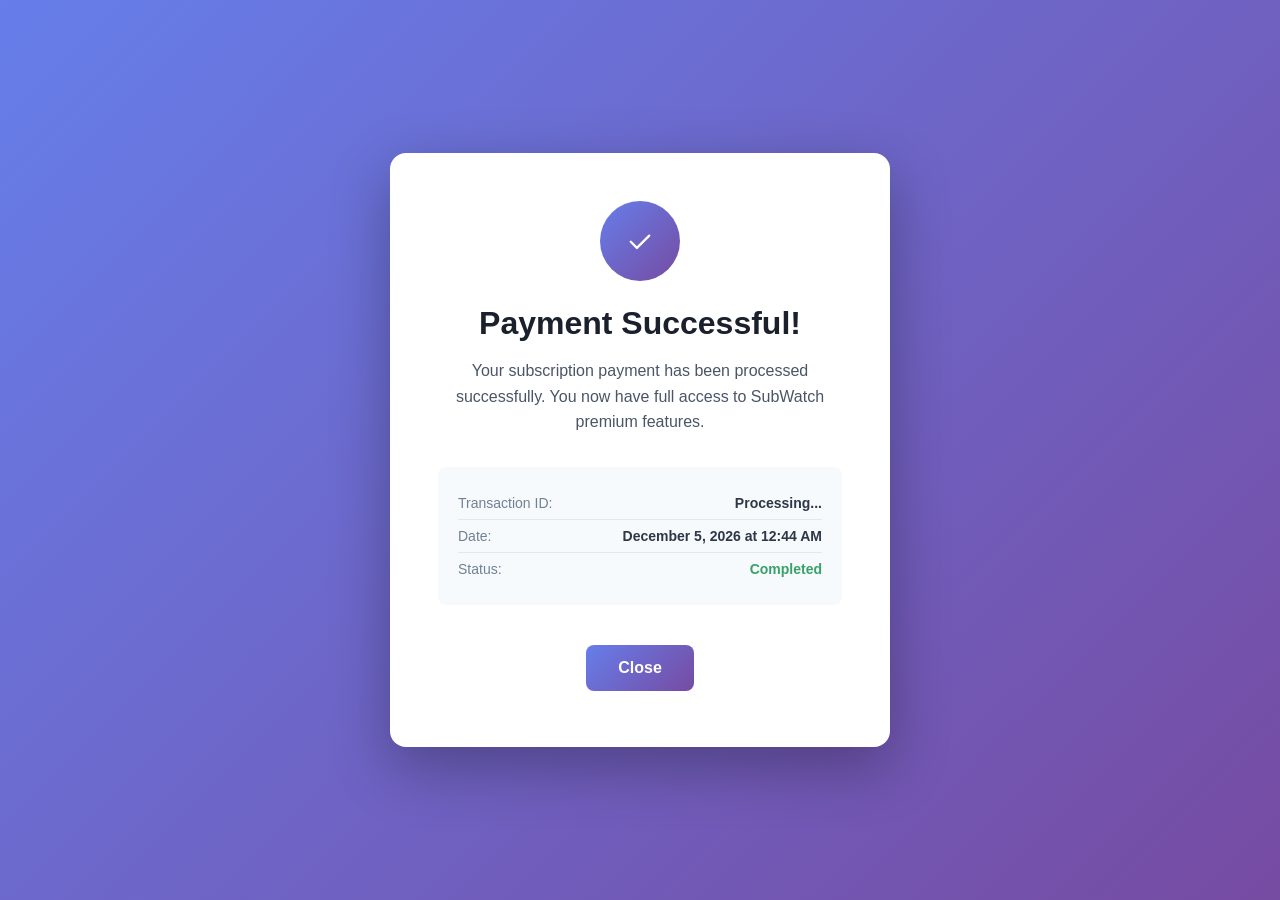
<file: subwatch/success.html>
<!DOCTYPE html>
<html lang="en">
<head>
    <meta charset="UTF-8">
    <meta name="viewport" content="width=device-width, initial-scale=1.0">
    <title>Payment Successful - SubWatch</title>
    <meta name="robots" content="noindex, nofollow" />
    <style>
        * {
            margin: 0;
            padding: 0;
            box-sizing: border-box;
        }

        body {
            font-family: -apple-system, BlinkMacSystemFont, 'Segoe UI', Roboto, Oxygen, Ubuntu, Cantarell, sans-serif;
            background: linear-gradient(135deg, #667eea 0%, #764ba2 100%);
            min-height: 100vh;
            display: flex;
            justify-content: center;
            align-items: center;
            padding: 20px;
        }

        .container {
            background: white;
            border-radius: 16px;
            box-shadow: 0 20px 60px rgba(0, 0, 0, 0.3);
            padding: 48px;
            text-align: center;
            max-width: 500px;
            width: 100%;
            animation: slideUp 0.5s ease-out;
        }

        @keyframes slideUp {
            from {
                opacity: 0;
                transform: translateY(30px);
            }
            to {
                opacity: 1;
                transform: translateY(0);
            }
        }

        .icon {
            width: 80px;
            height: 80px;
            background: linear-gradient(135deg, #667eea 0%, #764ba2 100%);
            border-radius: 50%;
            display: flex;
            justify-content: center;
            align-items: center;
            margin: 0 auto 24px;
            animation: scaleIn 0.5s ease-out 0.2s both;
        }

        @keyframes scaleIn {
            from {
                transform: scale(0);
            }
            to {
                transform: scale(1);
            }
        }

        .checkmark {
            width: 40px;
            height: 40px;
            stroke: white;
            stroke-width: 3;
            stroke-linecap: round;
            stroke-linejoin: round;
            fill: none;
            animation: drawCheck 0.5s ease-out 0.5s both;
        }

        @keyframes drawCheck {
            0% {
                stroke-dasharray: 0, 100;
            }
            100% {
                stroke-dasharray: 100, 100;
            }
        }

        h1 {
            color: #1a202c;
            font-size: 32px;
            font-weight: 700;
            margin-bottom: 16px;
        }

        p {
            color: #4a5568;
            font-size: 16px;
            line-height: 1.6;
            margin-bottom: 32px;
        }

        .details {
            background: #f7fafc;
            border-radius: 8px;
            padding: 20px;
            margin-bottom: 32px;
            text-align: left;
        }

        .details-row {
            display: flex;
            justify-content: space-between;
            padding: 8px 0;
            border-bottom: 1px solid #e2e8f0;
        }

        .details-row:last-child {
            border-bottom: none;
        }

        .details-label {
            color: #718096;
            font-size: 14px;
        }

        .details-value {
            color: #2d3748;
            font-weight: 600;
            font-size: 14px;
        }

        .button {
            display: inline-block;
            background: linear-gradient(135deg, #667eea 0%, #764ba2 100%);
            color: white;
            padding: 14px 32px;
            border-radius: 8px;
            text-decoration: none;
            font-weight: 600;
            font-size: 16px;
            transition: transform 0.2s, box-shadow 0.2s;
            margin: 8px;
        }

        .button:hover {
            transform: translateY(-2px);
            box-shadow: 0 8px 16px rgba(102, 126, 234, 0.4);
        }

        .button-secondary {
            background: white;
            color: #667eea;
            border: 2px solid #667eea;
        }

        .button-secondary:hover {
            background: #f7fafc;
            box-shadow: 0 8px 16px rgba(102, 126, 234, 0.2);
        }

        .loader {
            color: #667eea;
            font-size: 14px;
            margin-top: 16px;
            font-style: italic;
        }

        @media (max-width: 600px) {
            .container {
                padding: 32px 24px;
            }

            h1 {
                font-size: 24px;
            }

            p {
                font-size: 14px;
            }

            .button {
                display: block;
                margin: 8px 0;
            }
        }
    </style>
</head>
<body>
    <div class="container">
        <div class="icon">
            <svg class="checkmark" viewBox="0 0 52 52">
                <polyline points="14 27 22 35 38 19" />
            </svg>
        </div>
        
        <h1>Payment Successful!</h1>
        <p id="successMessage">Your payment has been processed successfully.</p>
        
        <div class="details" id="paymentDetails">
            <div class="details-row">
                <span class="details-label">Transaction ID:</span>
                <span class="details-value" id="transactionId">Processing...</span>
            </div>
            <div class="details-row">
                <span class="details-label">Date:</span>
                <span class="details-value" id="transactionDate">-</span>
            </div>
            <div class="details-row">
                <span class="details-label">Status:</span>
                <span class="details-value" style="color: #38a169;">Completed</span>
            </div>
        </div>

        <a href="javascript:window.close();" class="button">Close</a>
    </div>

    <script>
        // Parse URL parameters
        const urlParams = new URLSearchParams(window.location.search);
        const transactionId = urlParams.get('t') || urlParams.get('TransactionId') || urlParams.get('OrderCode');
        const orderCode = urlParams.get('OrderCode');
        const eventId = urlParams.get('EventId');
        const merchantTrns = urlParams.get('s'); // MerchantTrns parameter from Viva

        // Determine payment type from localStorage (set when payment was initiated)
        let purchaseType = 'subscription'; // default
        let pageQuantity = 0;
        
        // Try to get from localStorage first (most reliable)
        try {
            const pendingPurchaseStr = localStorage.getItem('pendingPurchase');
            if (pendingPurchaseStr) {
                const pendingPurchase = JSON.parse(pendingPurchaseStr);
                purchaseType = pendingPurchase.type || 'subscription';
                pageQuantity = pendingPurchase.pageQuantity || 0;
                console.log('[SubWatch Success] Retrieved from localStorage:', { purchaseType, pageQuantity });
            }
        } catch (e) {
            console.log('[SubWatch Success] Could not read from localStorage:', e);
        }
        
        // Fallback: try URL parameter
        const typeParam = urlParams.get('type');
        if (typeParam) {
            purchaseType = typeParam;
            const qtyParam = urlParams.get('qty');
            if (qtyParam) {
                pageQuantity = parseInt(qtyParam, 10);
            }
        }

        // Update success message based on payment type
        const successMessageEl = document.getElementById('successMessage');
        if (purchaseType === 'pages') {
            if (pageQuantity > 0) {
                successMessageEl.textContent = `Your extra pages payment has been processed successfully. You now have extra ${pageQuantity.toLocaleString()} pages to detect with SubWatch.`;
            } else {
                successMessageEl.textContent = 'Your extra pages payment has been processed successfully. You now have extra pages to detect with SubWatch.';
            }
        } else {
            successMessageEl.textContent = 'Your subscription payment has been processed successfully. You now have full access to SubWatch premium features.';
        }

        // Display transaction details
        if (transactionId) {
            document.getElementById('transactionId').textContent = transactionId;
        } else if (orderCode) {
            document.getElementById('transactionId').textContent = orderCode;
        }

        const now = new Date();
        document.getElementById('transactionDate').textContent = now.toLocaleDateString('en-US', {
            year: 'numeric',
            month: 'long',
            day: 'numeric',
            hour: '2-digit',
            minute: '2-digit'
        });

        // Store success flag for extension to check
        try {
            localStorage.setItem('subwatch_payment_success', 'true');
            localStorage.setItem('subwatch_payment_timestamp', Date.now().toString());
            if (transactionId) {
                localStorage.setItem('subwatch_transaction_id', transactionId);
            }
        } catch (e) {
            console.log('Could not store payment success flag:', e);
        }

        // Post message to extension if opened in popup
        if (window.opener) {
            window.opener.postMessage({
                type: 'PAYMENT_SUCCESS',
                transactionId: transactionId,
                orderCode: orderCode,
                eventId: eventId,
                timestamp: Date.now(),
                purchaseType: purchaseType,
                pageQuantity: pageQuantity
            }, '*');
        }

        // Debug log to console
        console.log('[SubWatch Success] Payment type:', purchaseType);
        console.log('[SubWatch Success] Page quantity:', pageQuantity);
        console.log('[SubWatch Success] MerchantTrns:', merchantTrns);
    </script>
</body>
</html>
</file>
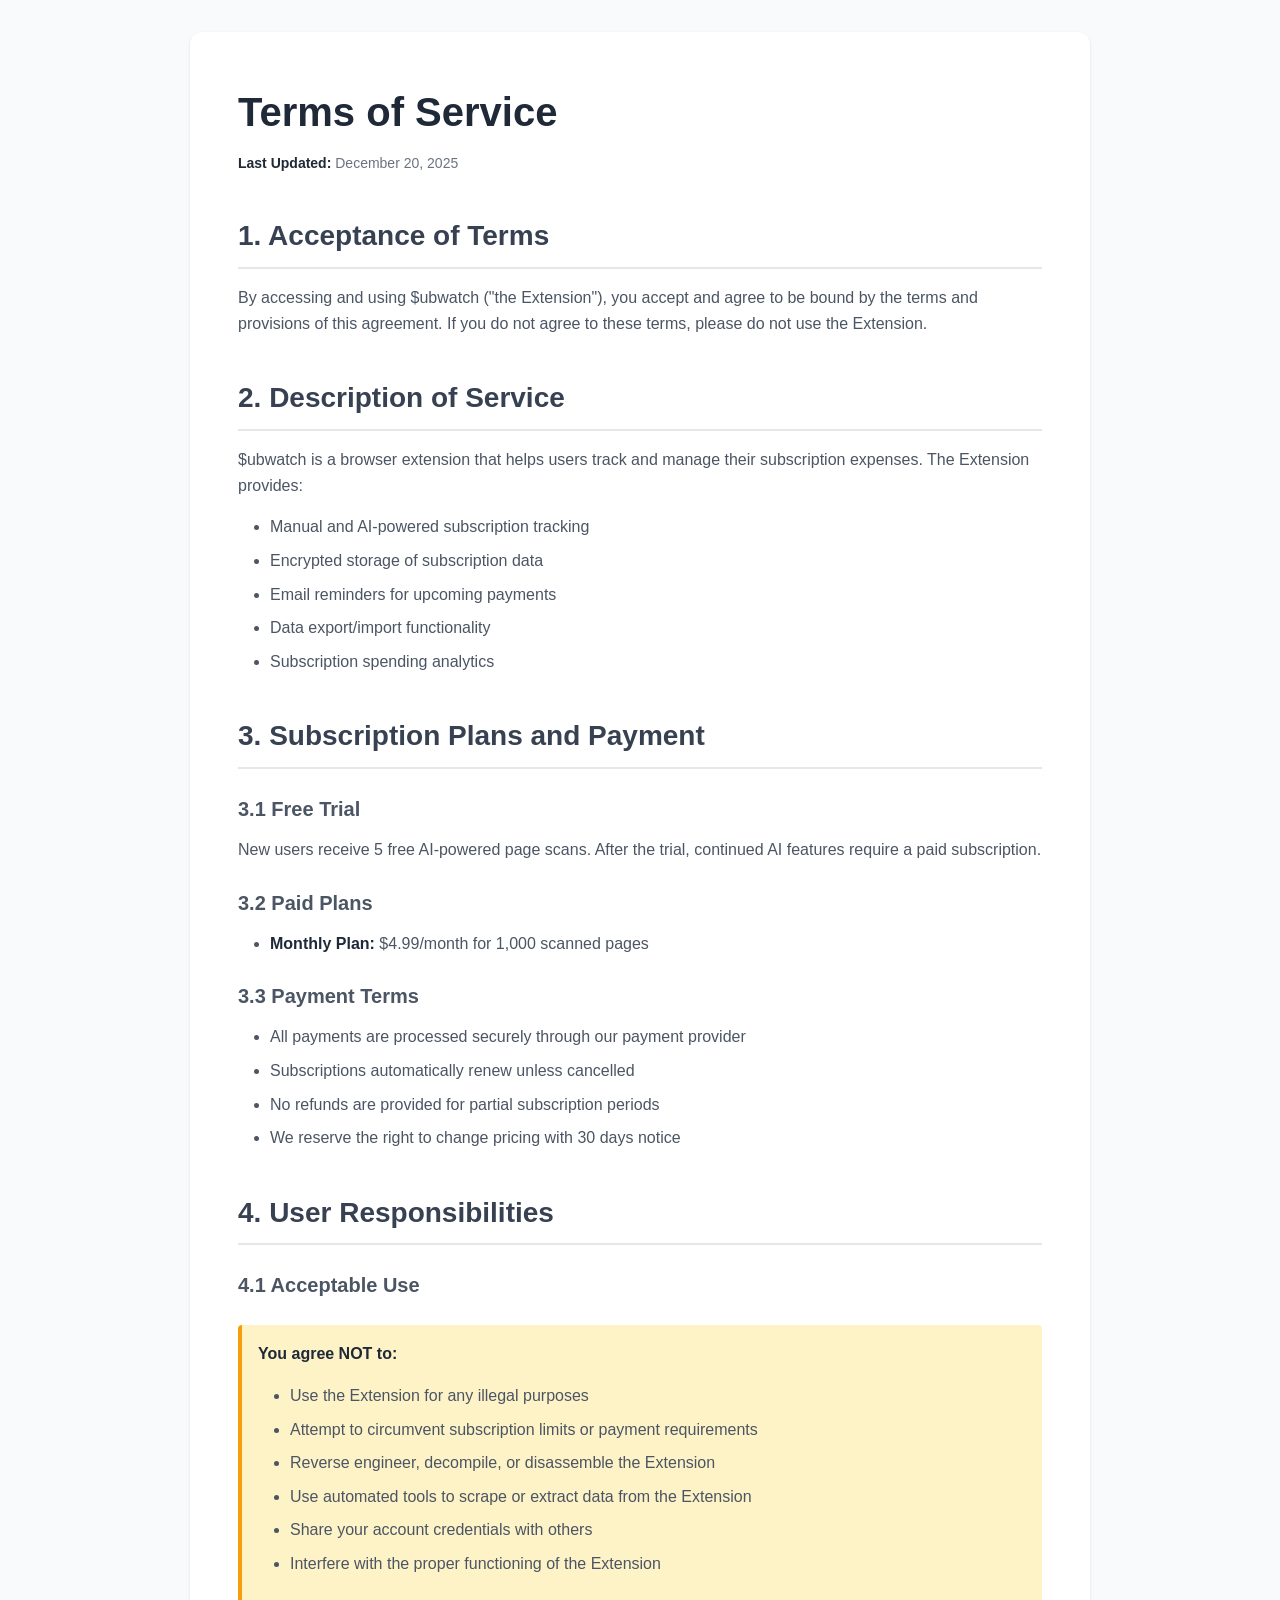
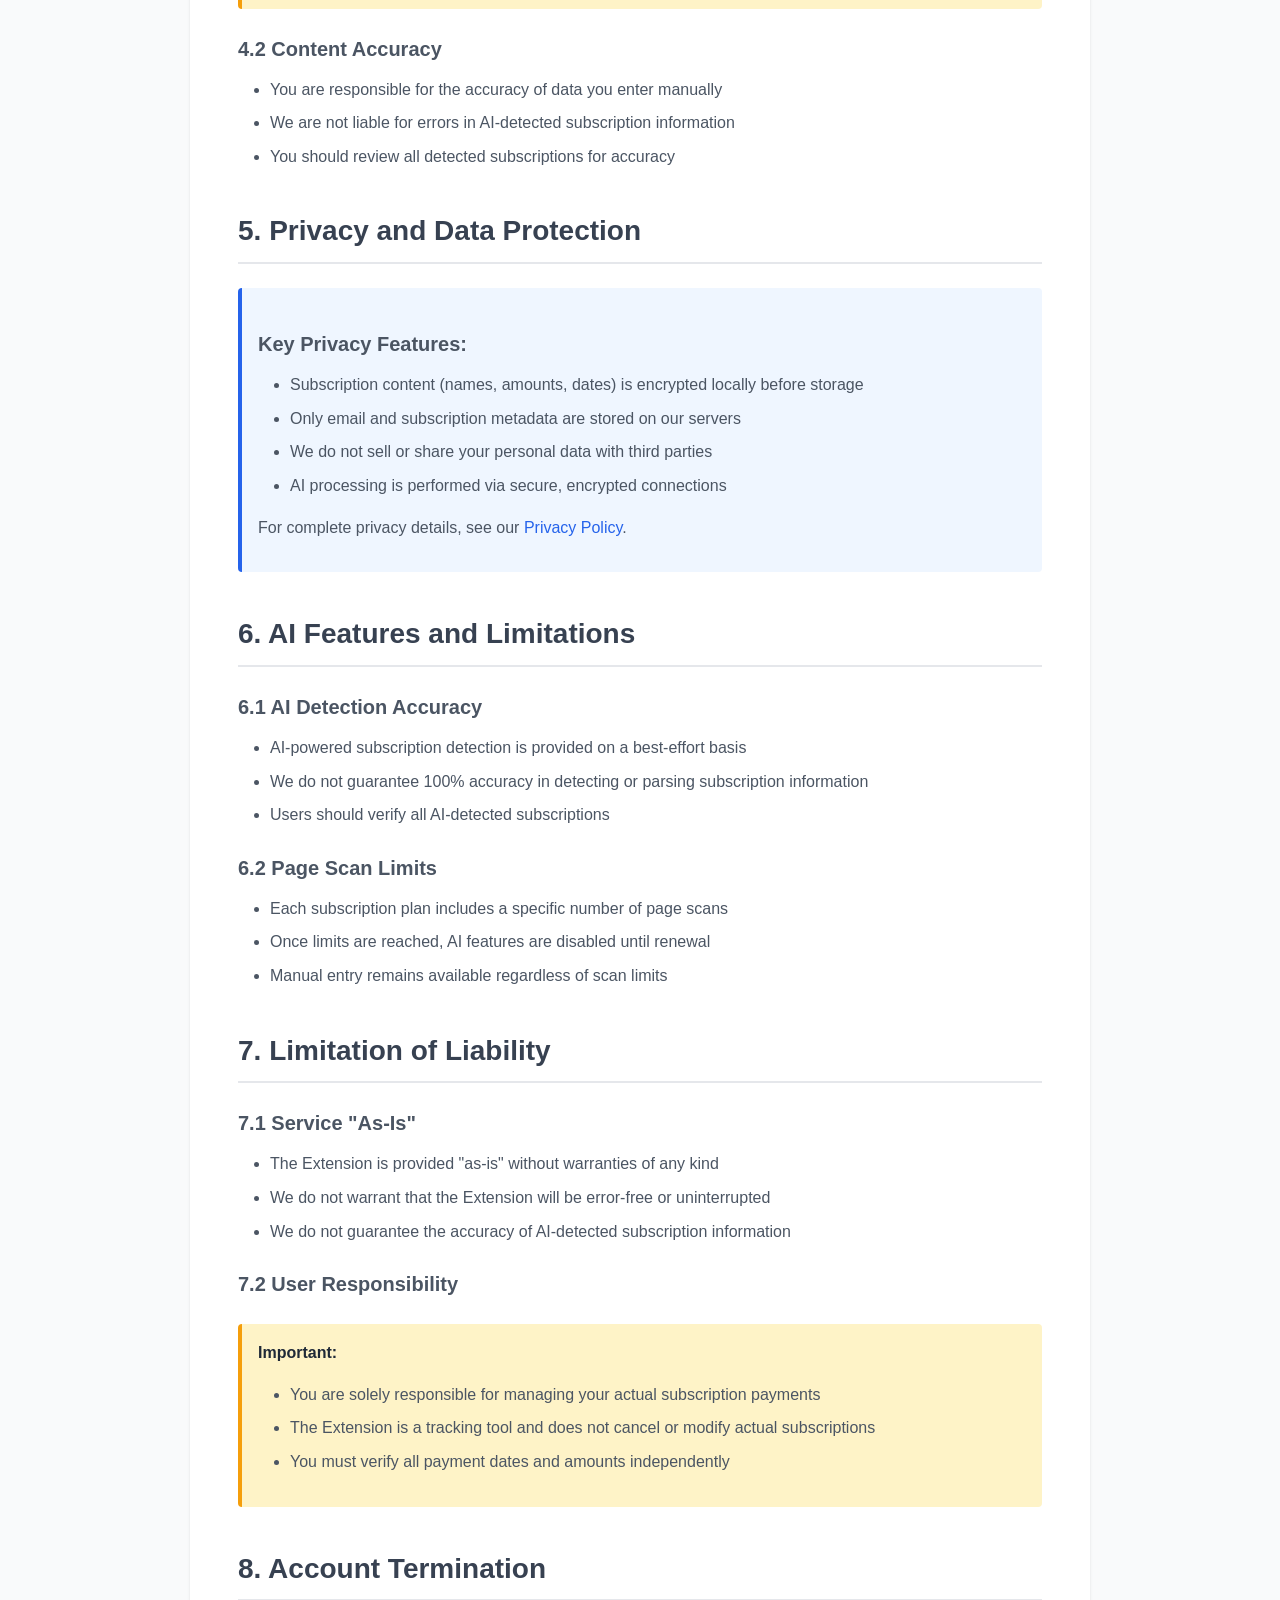
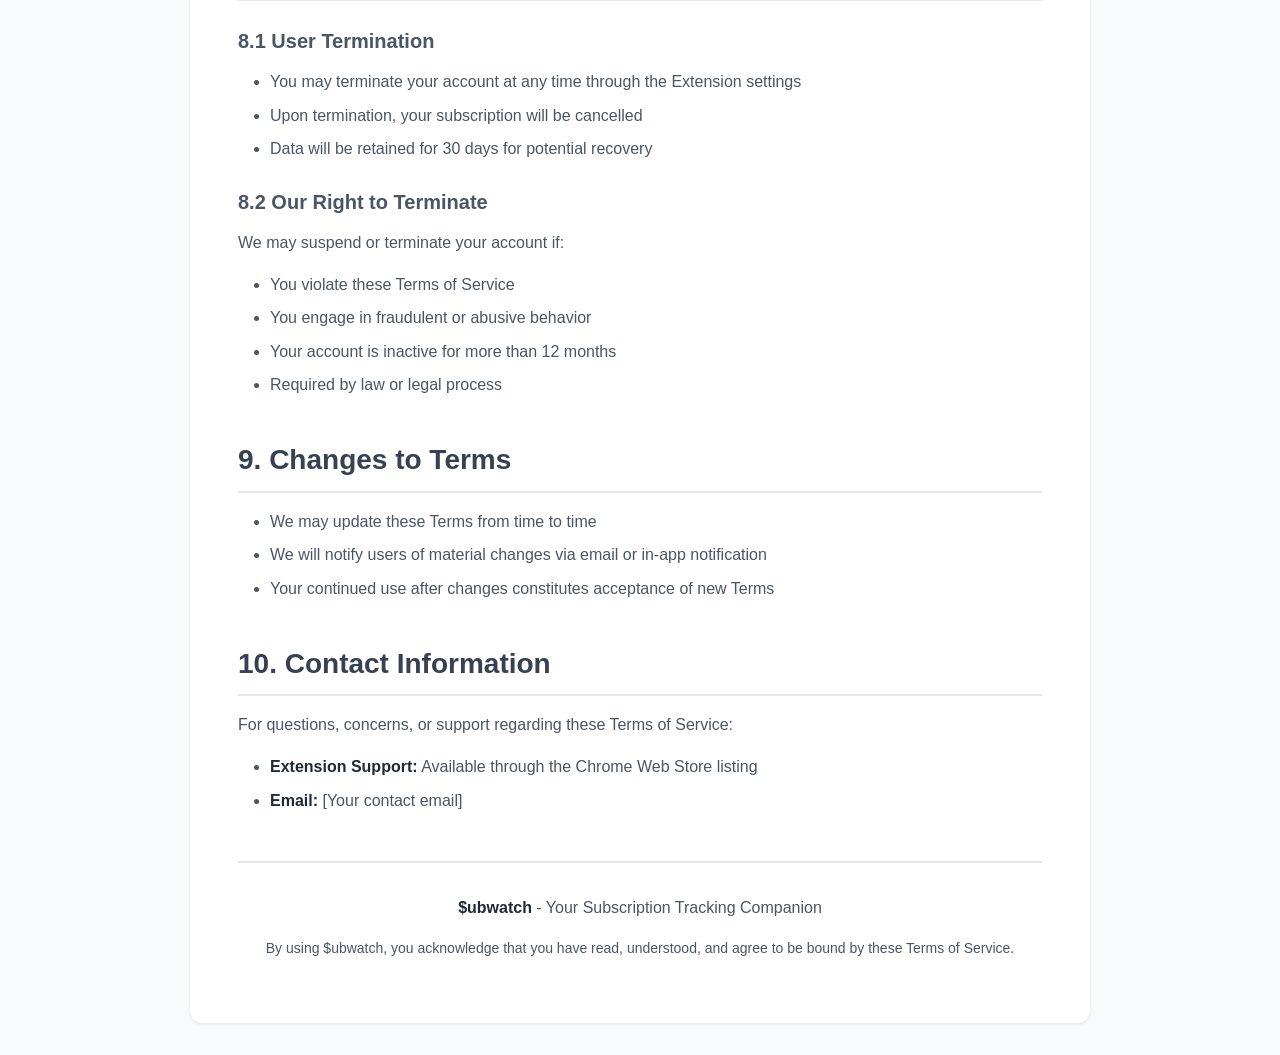
<file: subwatch/terms.html>
<!doctype html>
<html lang="en">
    <head>
        <meta charset="UTF-8" />
        <meta name="viewport" content="width=device-width, initial-scale=1.0" />
        <title>Terms of Service - $ubwatch</title>
        <link rel="canonical" href="https://cobrain.gr/subwatch/terms.html" />
        <style>
            * {
                margin: 0;
                padding: 0;
                box-sizing: border-box;
            }

            body {
                font-family:
                    -apple-system, BlinkMacSystemFont, 'Segoe UI', Roboto, Oxygen, Ubuntu,
                    Cantarell, sans-serif;
                line-height: 1.6;
                color: #333;
                background: #f9fafb;
                padding: 2rem;
            }

            .container {
                max-width: 900px;
                margin: 0 auto;
                background: white;
                padding: 3rem;
                border-radius: 12px;
                box-shadow: 0 1px 3px rgba(0, 0, 0, 0.1);
            }

            h1 {
                color: #1f2937;
                font-size: 2.5rem;
                margin-bottom: 0.5rem;
            }

            .last-updated {
                color: #6b7280;
                font-size: 0.875rem;
                margin-bottom: 2rem;
            }

            h2 {
                color: #374151;
                font-size: 1.75rem;
                margin-top: 2.5rem;
                margin-bottom: 1rem;
                padding-bottom: 0.5rem;
                border-bottom: 2px solid #e5e7eb;
            }

            h3 {
                color: #4b5563;
                font-size: 1.25rem;
                margin-top: 1.5rem;
                margin-bottom: 0.75rem;
            }

            p,
            li {
                color: #4b5563;
                margin-bottom: 1rem;
            }

            ul {
                margin-left: 2rem;
                margin-bottom: 1rem;
            }

            li {
                margin-bottom: 0.5rem;
            }

            strong {
                color: #1f2937;
                font-weight: 600;
            }

            a {
                color: #2563eb;
                text-decoration: none;
            }

            a:hover {
                text-decoration: underline;
            }

            .back-button {
                display: inline-block;
                padding: 0.75rem 1.5rem;
                background: #2563eb;
                color: white;
                border-radius: 8px;
                text-decoration: none;
                margin-bottom: 2rem;
                font-weight: 500;
                transition: background 0.2s;
            }

            .back-button:hover {
                background: #1d4ed8;
                text-decoration: none;
            }

            .highlight-box {
                background: #eff6ff;
                border-left: 4px solid #2563eb;
                padding: 1rem;
                margin: 1.5rem 0;
                border-radius: 4px;
            }

            .warning-box {
                background: #fef3c7;
                border-left: 4px solid #f59e0b;
                padding: 1rem;
                margin: 1.5rem 0;
                border-radius: 4px;
            }
        </style>
    </head>
    <body>
        <div class="container">
            <h1>Terms of Service</h1>
            <p class="last-updated"><strong>Last Updated:</strong> December 20, 2025</p>

            <h2>1. Acceptance of Terms</h2>
            <p>
                By accessing and using $ubwatch ("the Extension"), you accept and agree to be bound
                by the terms and provisions of this agreement. If you do not agree to these terms,
                please do not use the Extension.
            </p>

            <h2>2. Description of Service</h2>
            <p>
                $ubwatch is a browser extension that helps users track and manage their subscription
                expenses. The Extension provides:
            </p>
            <ul>
                <li>Manual and AI-powered subscription tracking</li>
                <li>Encrypted storage of subscription data</li>
                <li>Email reminders for upcoming payments</li>
                <li>Data export/import functionality</li>
                <li>Subscription spending analytics</li>
            </ul>

            <h2>3. Subscription Plans and Payment</h2>

            <h3>3.1 Free Trial</h3>
            <p>
                New users receive 5 free AI-powered page scans. After the trial, continued AI
                features require a paid subscription.
            </p>

            <h3>3.2 Paid Plans</h3>
            <ul>
                <li><strong>Monthly Plan:</strong> $4.99/month for 1,000 scanned pages</li>
            </ul>

            <h3>3.3 Payment Terms</h3>
            <ul>
                <li>All payments are processed securely through our payment provider</li>
                <li>Subscriptions automatically renew unless cancelled</li>
                <li>No refunds are provided for partial subscription periods</li>
                <li>We reserve the right to change pricing with 30 days notice</li>
            </ul>

            <h2>4. User Responsibilities</h2>

            <h3>4.1 Acceptable Use</h3>
            <div class="warning-box">
                <p><strong>You agree NOT to:</strong></p>
                <ul>
                    <li>Use the Extension for any illegal purposes</li>
                    <li>Attempt to circumvent subscription limits or payment requirements</li>
                    <li>Reverse engineer, decompile, or disassemble the Extension</li>
                    <li>Use automated tools to scrape or extract data from the Extension</li>
                    <li>Share your account credentials with others</li>
                    <li>Interfere with the proper functioning of the Extension</li>
                </ul>
            </div>

            <h3>4.2 Content Accuracy</h3>
            <ul>
                <li>You are responsible for the accuracy of data you enter manually</li>
                <li>We are not liable for errors in AI-detected subscription information</li>
                <li>You should review all detected subscriptions for accuracy</li>
            </ul>

            <h2>5. Privacy and Data Protection</h2>

            <div class="highlight-box">
                <h3>Key Privacy Features:</h3>
                <ul>
                    <li>
                        Subscription content (names, amounts, dates) is encrypted locally before
                        storage
                    </li>
                    <li>Only email and subscription metadata are stored on our servers</li>
                    <li>We do not sell or share your personal data with third parties</li>
                    <li>AI processing is performed via secure, encrypted connections</li>
                </ul>
                <p>
                    For complete privacy details, see our <a href="privacy.html">Privacy Policy</a>.
                </p>
            </div>

            <h2>6. AI Features and Limitations</h2>

            <h3>6.1 AI Detection Accuracy</h3>
            <ul>
                <li>AI-powered subscription detection is provided on a best-effort basis</li>
                <li>
                    We do not guarantee 100% accuracy in detecting or parsing subscription
                    information
                </li>
                <li>Users should verify all AI-detected subscriptions</li>
            </ul>

            <h3>6.2 Page Scan Limits</h3>
            <ul>
                <li>Each subscription plan includes a specific number of page scans</li>
                <li>Once limits are reached, AI features are disabled until renewal</li>
                <li>Manual entry remains available regardless of scan limits</li>
            </ul>

            <h2>7. Limitation of Liability</h2>

            <h3>7.1 Service "As-Is"</h3>
            <ul>
                <li>The Extension is provided "as-is" without warranties of any kind</li>
                <li>We do not warrant that the Extension will be error-free or uninterrupted</li>
                <li>We do not guarantee the accuracy of AI-detected subscription information</li>
            </ul>

            <h3>7.2 User Responsibility</h3>
            <div class="warning-box">
                <p><strong>Important:</strong></p>
                <ul>
                    <li>
                        You are solely responsible for managing your actual subscription payments
                    </li>
                    <li>
                        The Extension is a tracking tool and does not cancel or modify actual
                        subscriptions
                    </li>
                    <li>You must verify all payment dates and amounts independently</li>
                </ul>
            </div>

            <h2>8. Account Termination</h2>

            <h3>8.1 User Termination</h3>
            <ul>
                <li>You may terminate your account at any time through the Extension settings</li>
                <li>Upon termination, your subscription will be cancelled</li>
                <li>Data will be retained for 30 days for potential recovery</li>
            </ul>

            <h3>8.2 Our Right to Terminate</h3>
            <p>We may suspend or terminate your account if:</p>
            <ul>
                <li>You violate these Terms of Service</li>
                <li>You engage in fraudulent or abusive behavior</li>
                <li>Your account is inactive for more than 12 months</li>
                <li>Required by law or legal process</li>
            </ul>

            <h2>9. Changes to Terms</h2>
            <ul>
                <li>We may update these Terms from time to time</li>
                <li>We will notify users of material changes via email or in-app notification</li>
                <li>Your continued use after changes constitutes acceptance of new Terms</li>
            </ul>

            <h2>10. Contact Information</h2>
            <p>For questions, concerns, or support regarding these Terms of Service:</p>
            <ul>
                <li>
                    <strong>Extension Support:</strong> Available through the Chrome Web Store
                    listing
                </li>
                <li><strong>Email:</strong> [Your contact email]</li>
            </ul>

            <div
                style="
                    margin-top: 3rem;
                    padding-top: 2rem;
                    border-top: 2px solid #e5e7eb;
                    text-align: center;
                    color: #6b7280;
                "
            >
                <p><strong>$ubwatch</strong> - Your Subscription Tracking Companion</p>
                <p style="margin-top: 1rem; font-size: 0.875rem">
                    By using $ubwatch, you acknowledge that you have read, understood, and agree to
                    be bound by these Terms of Service.
                </p>
            </div>
        </div>
    </body>
</html>
</file>
